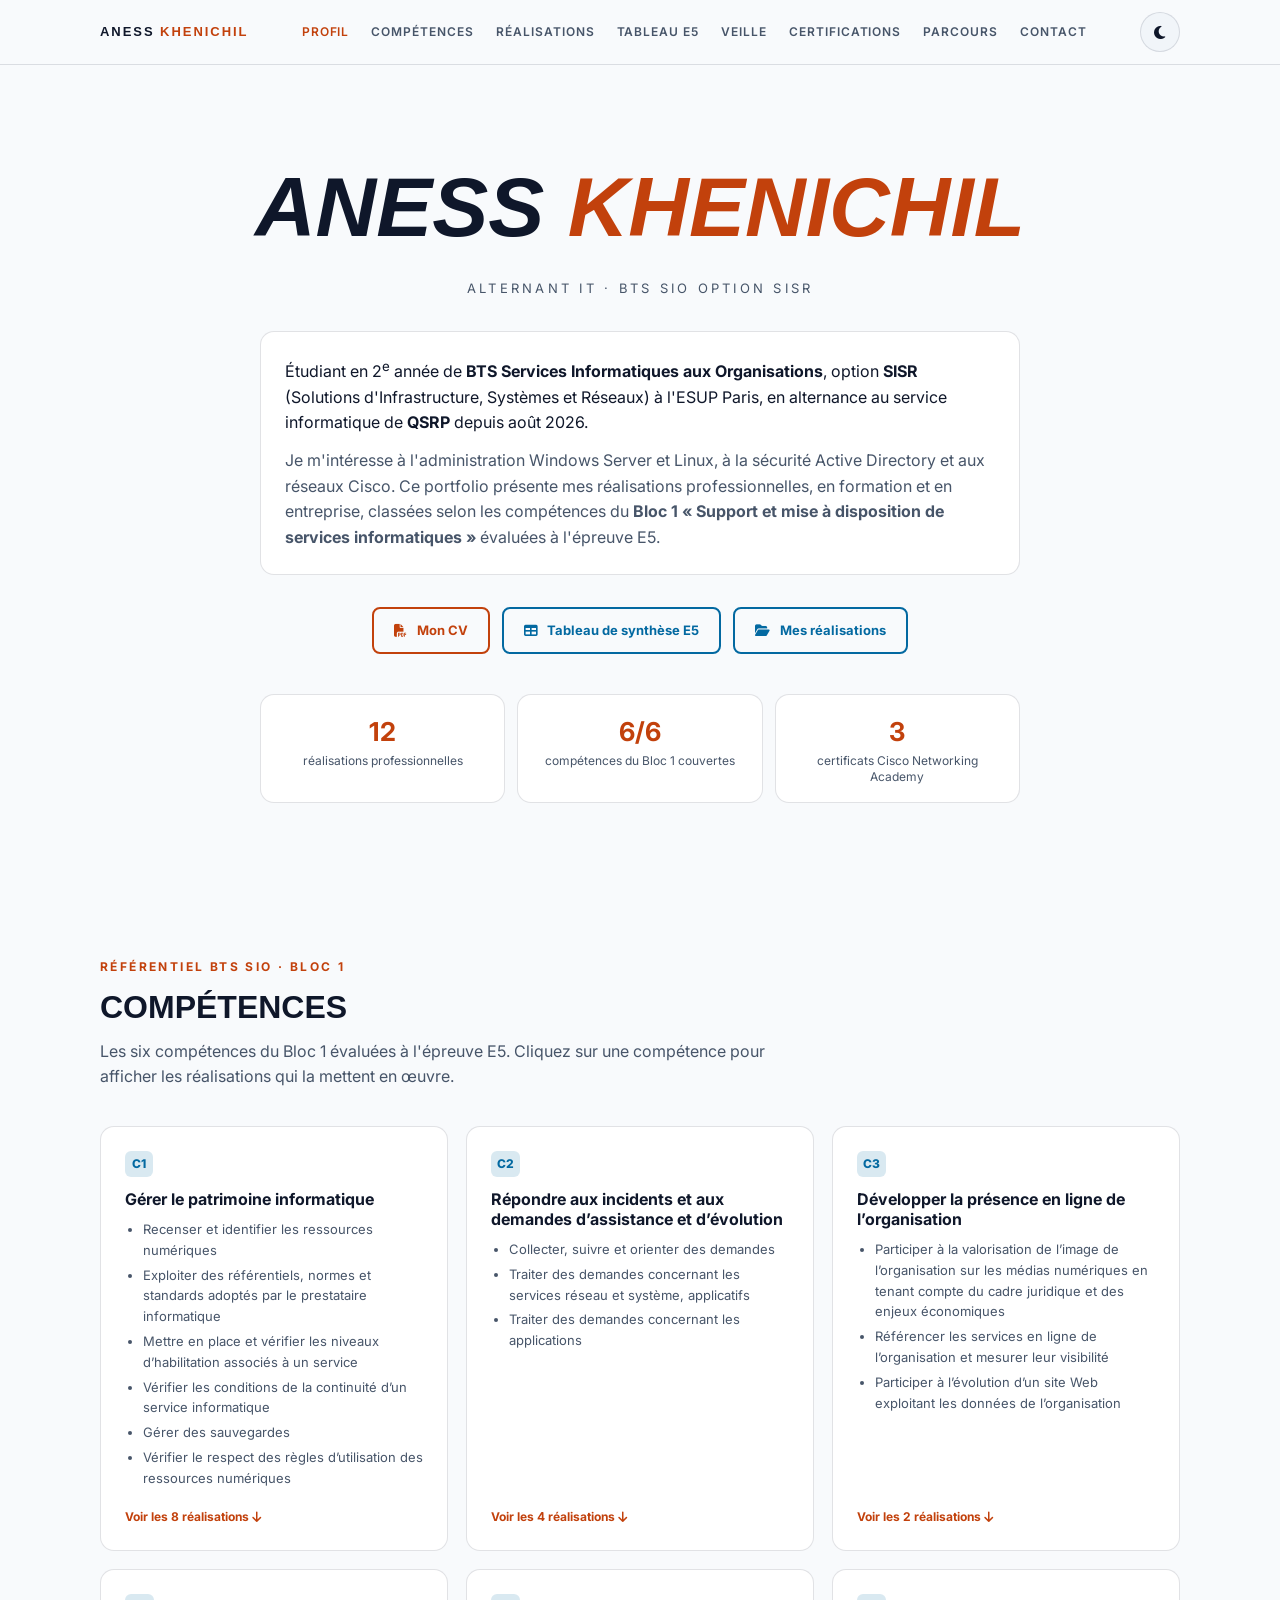
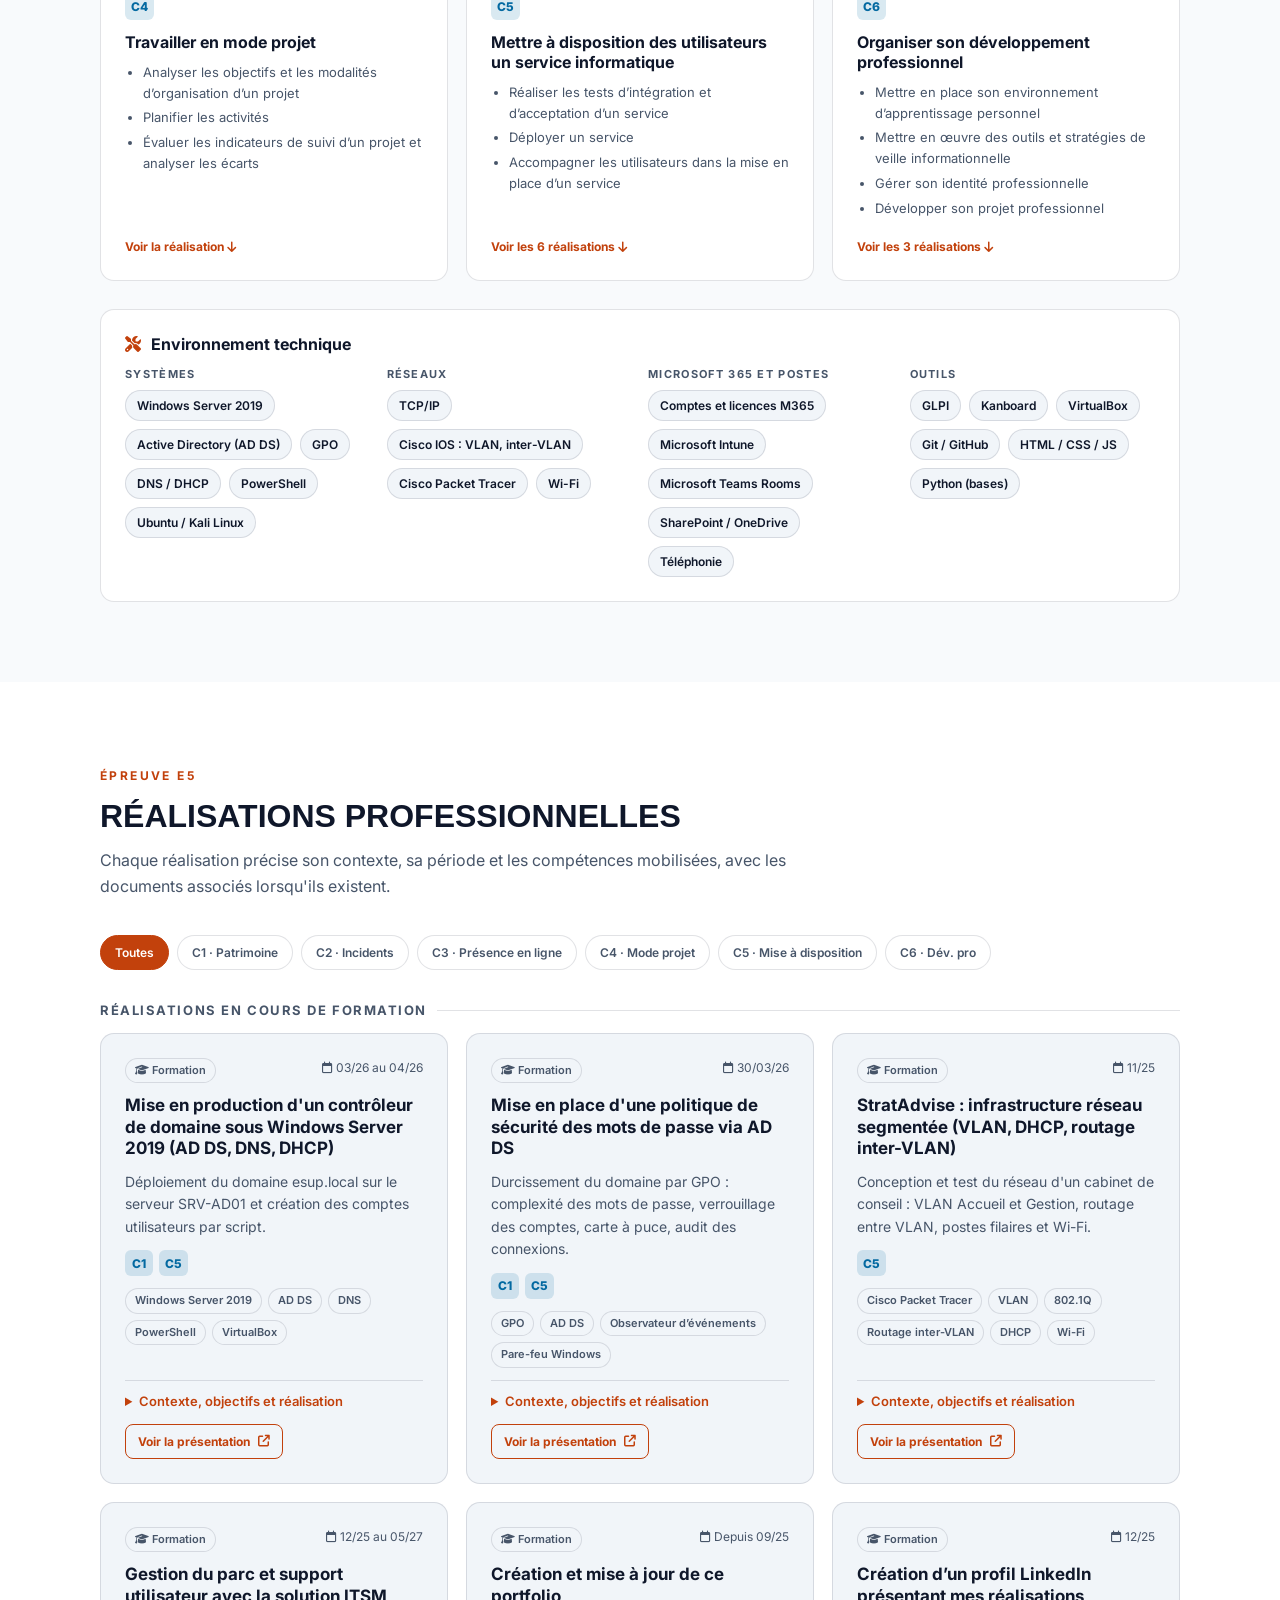
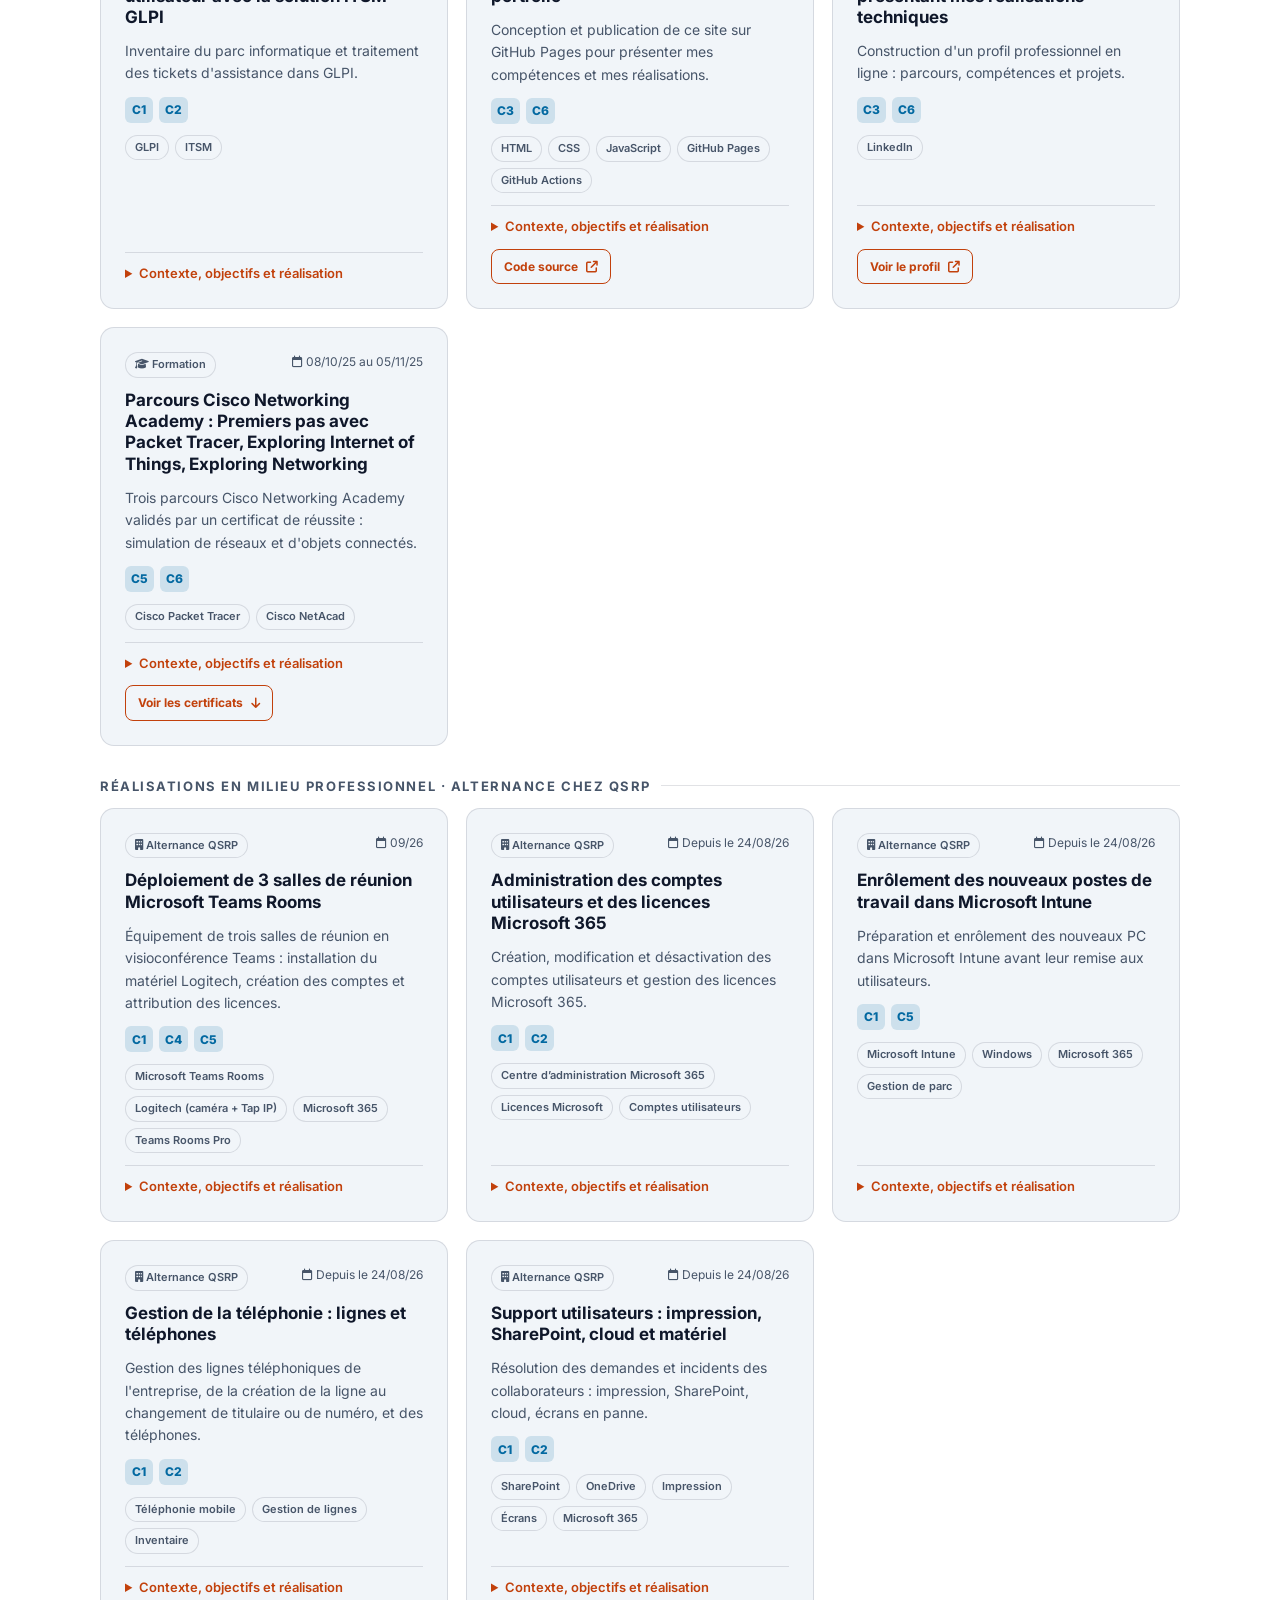
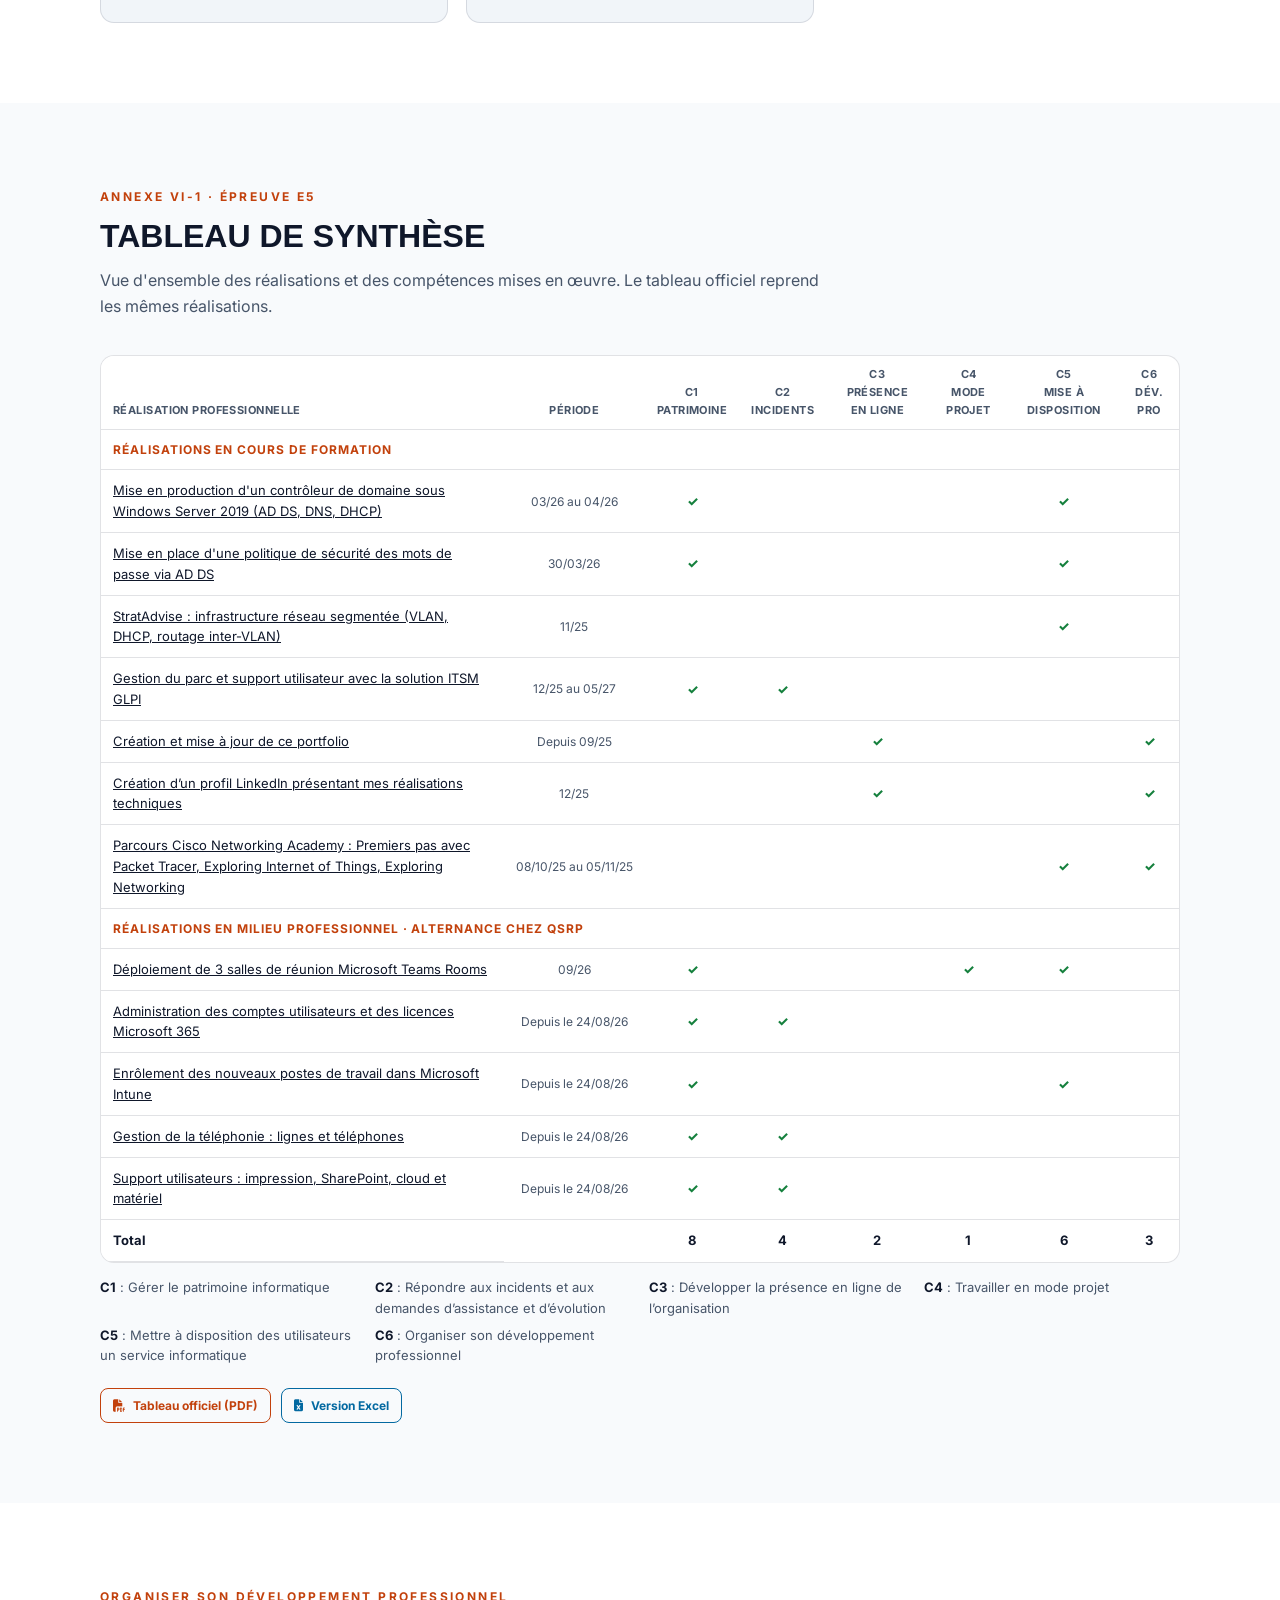
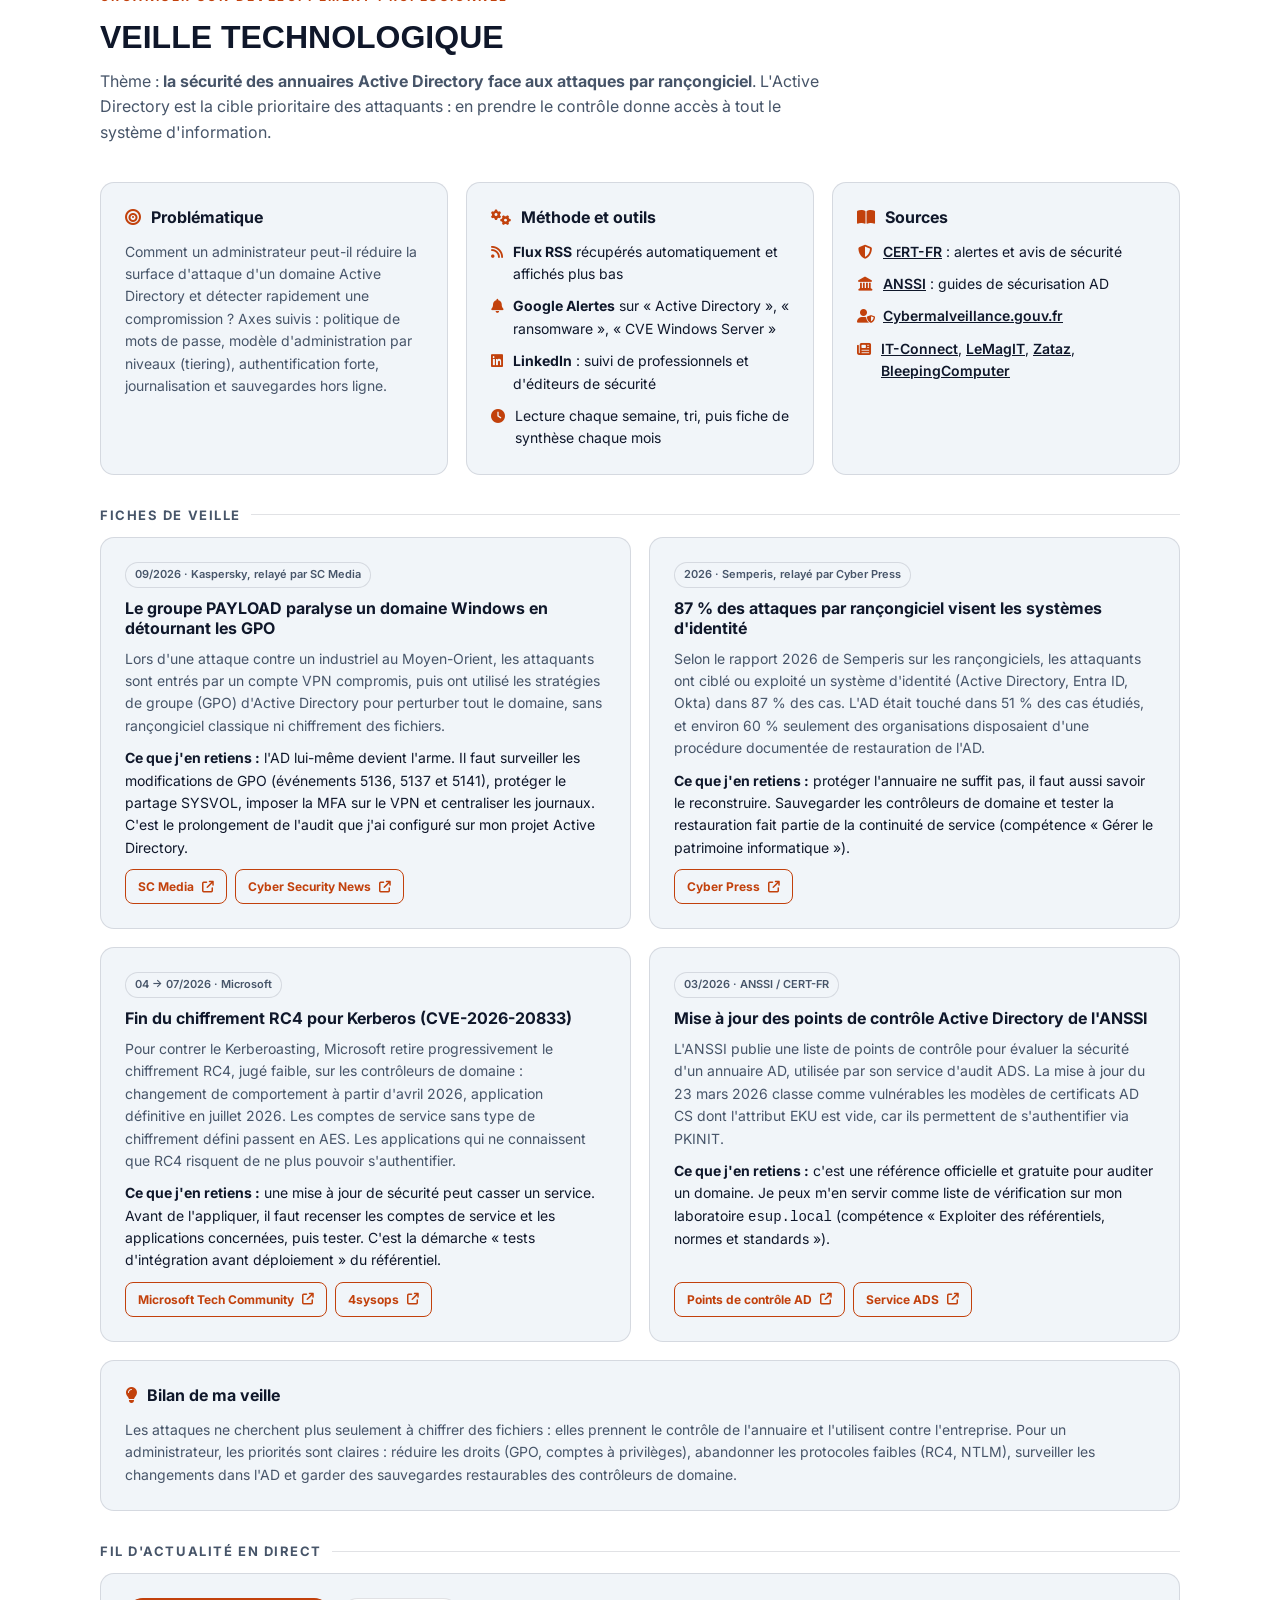
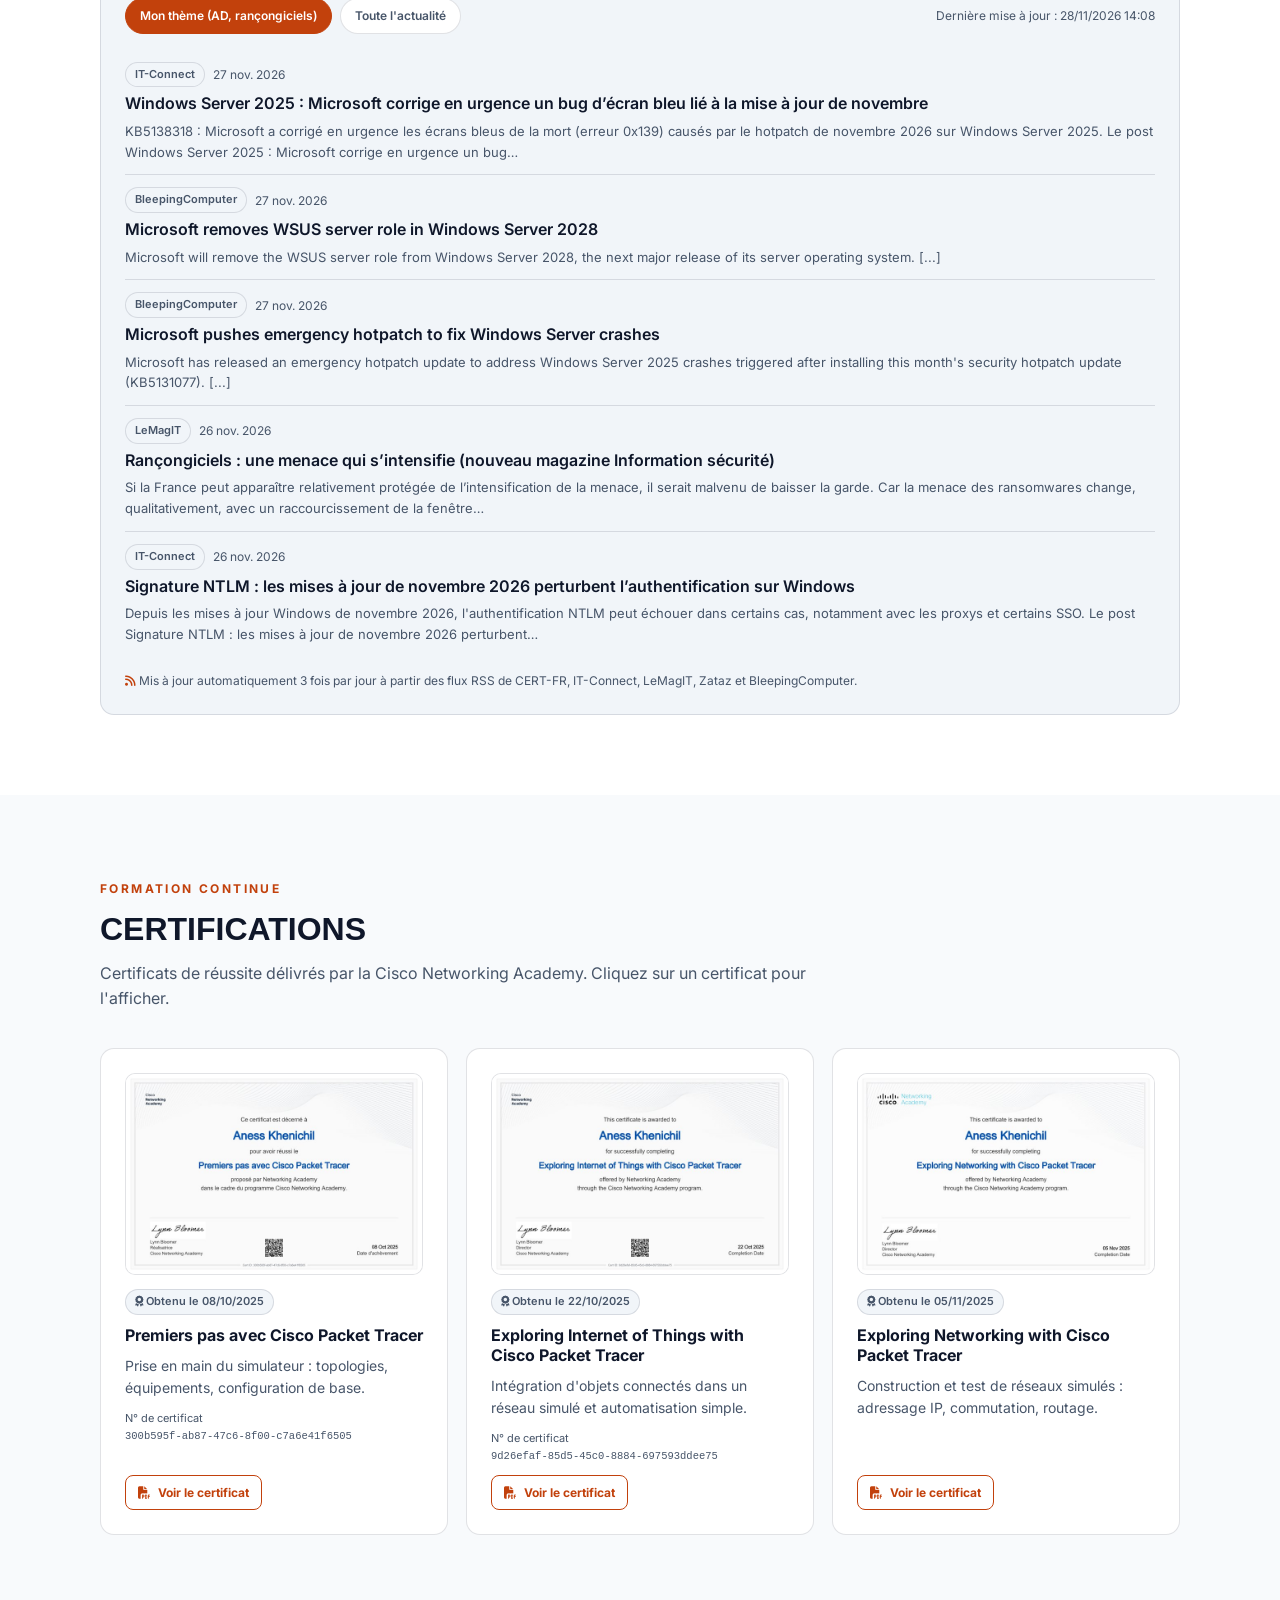
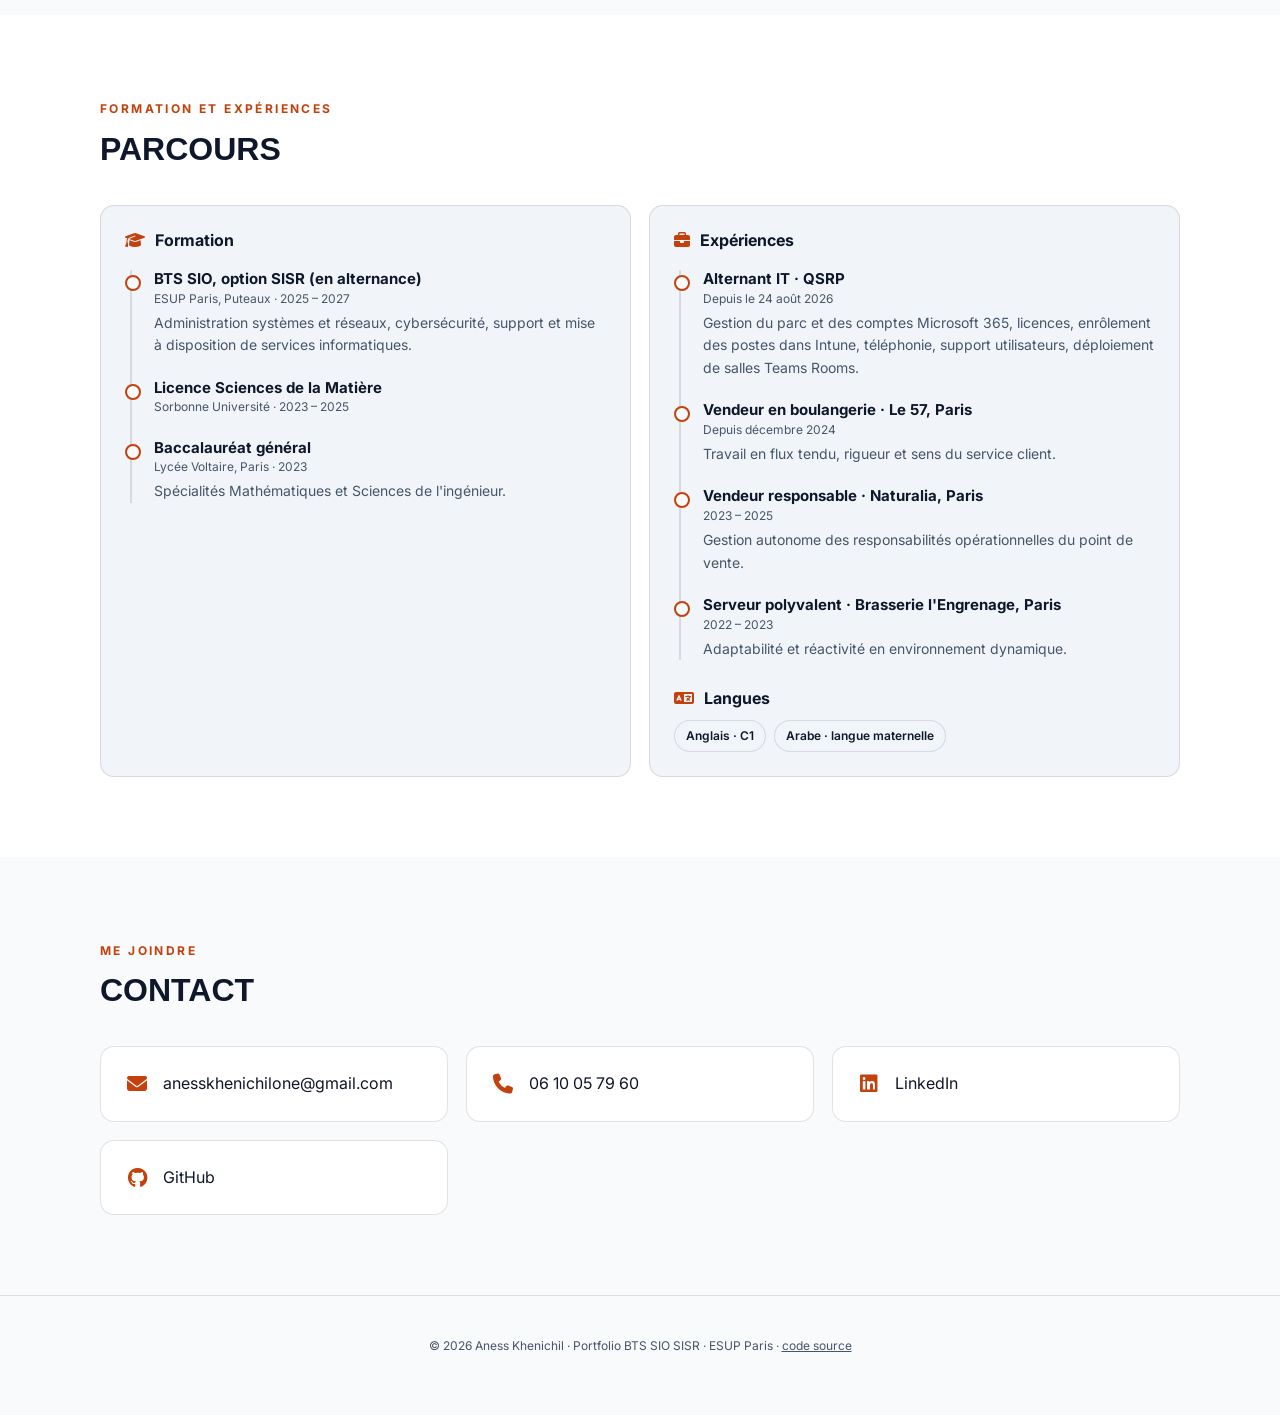
<file: index.html>
<!DOCTYPE html>
<html lang="fr" data-theme="dark">
<head>
    <meta charset="UTF-8">
    <meta name="viewport" content="width=device-width, initial-scale=1.0">
    <title>Aness Khenichil · Portfolio BTS SIO SISR</title>
    <meta name="description" content="Portfolio BTS SIO option SISR d'Aness Khenichil, alternant IT chez QSRP : compétences du Bloc 1, réalisations professionnelles, tableau de synthèse E5 et veille technologique.">
    <meta name="author" content="Aness Khenichil">
    <link rel="canonical" href="https://mewx2head.github.io/">
    <meta name="color-scheme" content="dark light">
    <meta name="theme-color" content="#0a0a0a">

    <meta property="og:type" content="website">
    <meta property="og:locale" content="fr_FR">
    <meta property="og:url" content="https://mewx2head.github.io/">
    <meta property="og:title" content="Aness Khenichil · Portfolio BTS SIO SISR">
    <meta property="og:description" content="Alternant IT chez QSRP. Réalisations professionnelles, compétences du Bloc 1 et veille technologique.">
    <meta property="og:image" content="https://mewx2head.github.io/images/og-image.png">
    <meta property="og:image:width" content="1200">
    <meta property="og:image:height" content="630">
    <meta name="twitter:card" content="summary_large_image">

    <link rel="icon" href="favicon.svg" type="image/svg+xml">
    <link rel="apple-touch-icon" href="images/apple-touch-icon.png">

    <script>
        // Thème appliqué avant l'affichage pour éviter un flash
        (function () {
            var t = null;
            try { t = localStorage.getItem('theme'); } catch (e) {}
            if (t !== 'light' && t !== 'dark') t = matchMedia('(prefers-color-scheme: light)').matches ? 'light' : 'dark';
            document.documentElement.dataset.theme = t;
        })();
    </script>

    <link rel="preconnect" href="https://fonts.googleapis.com">
    <link rel="preconnect" href="https://fonts.gstatic.com" crossorigin>
    <link href="https://fonts.googleapis.com/css2?family=Syncopate:wght@400;700&family=Inter:wght@400;500;600;700;800&display=swap" rel="stylesheet">
    <link rel="stylesheet" href="https://cdnjs.cloudflare.com/ajax/libs/font-awesome/6.4.0/css/all.min.css">

    <script type="application/ld+json">
    {
        "@context": "https://schema.org",
        "@type": "Person",
        "name": "Aness Khenichil",
        "jobTitle": "Alternant IT",
        "worksFor": { "@type": "Organization", "name": "QSRP" },
        "alumniOf": { "@type": "EducationalOrganization", "name": "ESUP Paris" },
        "url": "https://mewx2head.github.io/",
        "sameAs": ["https://www.linkedin.com/in/aness-khenichil-630a10224", "https://github.com/mewx2head"]
    }
    </script>

    <style>
        :root {
            --accent: #ff6b00;
            --accent-2: #00d4ff;
            --on-accent: #fff;
            --bg: #0a0a0a;
            --solid: #111111;
            --surface: rgba(255, 255, 255, 0.03);
            --surface-2: rgba(255, 255, 255, 0.06);
            --border: rgba(255, 255, 255, 0.1);
            --text: #e2e8f0;
            --muted: #94a3b8;
            --nav-bg: rgba(10, 10, 10, 0.88);
            --ok: #22c55e;
        }
        [data-theme="light"] {
            --accent: #c2410c;
            --accent-2: #0369a1;
            --bg: #f8fafc;
            --solid: #ffffff;
            --surface: #ffffff;
            --surface-2: #f1f5f9;
            --border: rgba(15, 23, 42, 0.12);
            --text: #0f172a;
            --muted: #475569;
            --nav-bg: rgba(248, 250, 252, 0.92);
            --ok: #15803d;
        }

        * { box-sizing: border-box; }
        html { scroll-behavior: smooth; scroll-padding-top: 80px; }
        body {
            margin: 0;
            font-family: 'Inter', system-ui, -apple-system, 'Segoe UI', sans-serif;
            background: var(--bg);
            color: var(--text);
            line-height: 1.6;
            transition: background .3s, color .3s;
            -webkit-font-smoothing: antialiased;
        }
        a { color: inherit; }
        h1, h2, h3, h4 { margin: 0; line-height: 1.25; }
        .wrap { max-width: 1120px; margin: 0 auto; padding: 0 20px; }
        .muted { color: var(--muted); }
        .accent { color: var(--accent); }
        .sr-only { position: absolute; width: 1px; height: 1px; padding: 0; margin: -1px; overflow: hidden; clip: rect(0, 0, 0, 0); white-space: nowrap; border: 0; }
        :focus-visible { outline: 2px solid var(--accent-2); outline-offset: 3px; border-radius: 4px; }
        .skip-link { position: absolute; left: 12px; top: -60px; z-index: 300; background: var(--accent); color: var(--on-accent); padding: 10px 16px; border-radius: 8px; font-weight: 700; text-decoration: none; }
        .skip-link:focus { top: 12px; }

        /* Navigation */
        .nav { position: sticky; top: 0; z-index: 50; background: var(--nav-bg); backdrop-filter: blur(10px); -webkit-backdrop-filter: blur(10px); border-bottom: 1px solid var(--border); }
        .nav .wrap { display: flex; align-items: center; justify-content: space-between; height: 64px; gap: 16px; }
        .brand { font-family: 'Syncopate', sans-serif; font-weight: 700; font-size: 13px; letter-spacing: .15em; text-decoration: none; white-space: nowrap; text-transform: uppercase; }
        .nav-links { display: flex; gap: 22px; font-size: 12px; font-weight: 600; text-transform: uppercase; letter-spacing: .08em; }
        .nav-links a { text-decoration: none; color: var(--muted); transition: color .2s; }
        .nav-links a:hover, .nav-links a.active { color: var(--accent); }
        .nav-tools { display: flex; gap: 8px; }
        .icon-btn {
            background: var(--surface-2); color: var(--text); border: 1px solid var(--border);
            width: 40px; height: 40px; border-radius: 50%; cursor: pointer; font-size: 15px;
            display: inline-flex; align-items: center; justify-content: center; flex-shrink: 0;
        }
        .icon-btn:hover { border-color: var(--accent); color: var(--accent); }
        .menu-btn { display: none; }
        @media (max-width: 960px) {
            .menu-btn { display: inline-flex; }
            .nav-links { display: none; position: absolute; top: 64px; left: 0; right: 0; flex-direction: column; gap: 0; background: var(--bg); border-bottom: 1px solid var(--border); }
            .nav-links.open { display: flex; }
            .nav-links a { padding: 14px 20px; border-top: 1px solid var(--border); }
        }

        /* Sections */
        section { padding: 80px 0; }
        section.alt { background: var(--surface); }
        .section-head { margin-bottom: 36px; }
        .kicker { font-size: 12px; font-weight: 700; letter-spacing: .2em; text-transform: uppercase; color: var(--accent); }
        .section-head h2 { font-family: 'Syncopate', sans-serif; font-size: clamp(22px, 4vw, 32px); text-transform: uppercase; margin-top: 8px; }
        .section-head p { max-width: 720px; margin: 12px 0 0; color: var(--muted); }
        .card-title { font-size: 16px; margin-bottom: 14px; display: flex; align-items: center; gap: 10px; }
        .card-title i { color: var(--accent); }

        .card { background: var(--surface); border: 1px solid var(--border); border-radius: 14px; padding: 24px; transition: border-color .25s; }
        .card:hover { border-color: color-mix(in srgb, var(--accent) 55%, transparent); }
        section.alt .card { background: var(--bg); }
        [data-theme="light"] section.alt .card { background: var(--surface-2); }
        .grid { display: grid; gap: 18px; }
        .g2 { grid-template-columns: repeat(auto-fit, minmax(min(300px, 100%), 1fr)); }
        .g3 { grid-template-columns: repeat(auto-fit, minmax(min(280px, 100%), 1fr)); }
        .g-wide { grid-template-columns: repeat(auto-fit, minmax(min(420px, 100%), 1fr)); }

        .btn {
            display: inline-flex; align-items: center; gap: 10px; text-decoration: none;
            border: 2px solid var(--accent); color: var(--accent); background: transparent;
            padding: 11px 20px; border-radius: 8px; font: inherit; font-size: 13px; font-weight: 700;
            cursor: pointer; transition: background .2s, color .2s;
        }
        .btn:hover { background: var(--accent); color: var(--on-accent); }
        .btn.alt { border-color: var(--accent-2); color: var(--accent-2); }
        .btn.alt:hover { background: var(--accent-2); color: #000; }
        [data-theme="light"] .btn.alt:hover { color: #fff; }
        .btn.sm { padding: 7px 12px; font-size: 12px; border-width: 1px; gap: 8px; }

        .tag { display: inline-block; font-size: 11px; font-weight: 600; padding: 3px 9px; border-radius: 999px; background: var(--surface-2); border: 1px solid var(--border); color: var(--muted); }
        .comp-badge {
            display: inline-flex; align-items: center; justify-content: center;
            min-width: 28px; height: 26px; padding: 0 6px; border-radius: 6px; font-size: 12px; font-weight: 800;
            background: color-mix(in srgb, var(--accent-2) 15%, transparent); color: var(--accent-2);
        }

        /* Accueil */
        .hero { padding: 90px 20px 70px; text-align: center; }
        .hero h1 { font-family: 'Syncopate', sans-serif; font-size: clamp(32px, 8vw, 84px); font-weight: 700; font-style: italic; text-transform: uppercase; }
        .hero .role { letter-spacing: .25em; text-transform: uppercase; font-size: 13px; color: var(--muted); margin: 18px 0 32px; }
        .hero .intro { max-width: 760px; margin: 0 auto 32px; text-align: left; }
        .hero .intro p { margin: 0 0 12px; }
        .hero .intro p:last-child { margin: 0; }
        .hero .actions { display: flex; flex-wrap: wrap; justify-content: center; gap: 12px; }
        .facts { display: grid; grid-template-columns: repeat(3, 1fr); gap: 12px; max-width: 760px; margin: 40px auto 0; }
        .fact { padding: 16px; text-align: center; }
        .fact strong { display: block; font-size: 26px; color: var(--accent); }
        .fact span { font-size: 12px; color: var(--muted); display: block; line-height: 1.4; }
        @media (max-width: 600px) {
            .hero { padding: 56px 16px 48px; }
            .hero .role { letter-spacing: .15em; font-size: 12px; }
            .facts { gap: 8px; }
            .fact { padding: 12px 6px; }
            .fact strong { font-size: 22px; }
            .fact span { font-size: 11px; }
            section { padding: 60px 0; }
            .wrap { padding: 0 16px; }
        }

        /* Compétences */
        .comp-card { display: flex; flex-direction: column; align-items: flex-start; cursor: pointer; }
        .comp-card h3 { font-size: 16px; margin: 12px 0 10px; }
        .comp-card ul { margin: 0; padding-left: 18px; font-size: 13px; color: var(--muted); }
        .comp-card li { margin-bottom: 4px; }
        .comp-card .count { margin-top: auto; padding: 14px 0 0; background: none; border: 0; font: inherit; font-size: 12px; font-weight: 700; color: var(--accent); cursor: pointer; }
        .comp-card.active { border-color: var(--accent); box-shadow: 0 0 0 1px var(--accent); }
        .stack-groups { display: grid; gap: 16px; grid-template-columns: repeat(auto-fit, minmax(min(240px, 100%), 1fr)); }
        .stack-groups h4 { font-size: 11px; text-transform: uppercase; letter-spacing: .12em; color: var(--muted); margin-bottom: 8px; }
        .stack { display: flex; flex-wrap: wrap; gap: 8px; }
        .stack .tag { font-size: 12px; padding: 5px 11px; color: var(--text); }

        /* Réalisations */
        .filters { display: flex; flex-wrap: wrap; gap: 8px; margin-bottom: 24px; }
        .chip { border: 1px solid var(--border); background: var(--surface); color: var(--muted); padding: 7px 14px; border-radius: 999px; font: inherit; font-size: 12px; font-weight: 600; cursor: pointer; }
        .chip:hover { color: var(--text); border-color: var(--accent); }
        .chip[aria-pressed="true"] { background: var(--accent); border-color: var(--accent); color: var(--on-accent); }
        .group-title { font-size: 13px; font-weight: 700; text-transform: uppercase; letter-spacing: .12em; color: var(--muted); margin: 32px 0 14px; display: flex; align-items: center; gap: 10px; }
        .group-title::after { content: ""; flex: 1; height: 1px; background: var(--border); }
        .real { display: flex; flex-direction: column; gap: 12px; scroll-margin-top: 90px; }
        .real-top { display: flex; justify-content: space-between; gap: 10px; flex-wrap: wrap; font-size: 12px; }
        .real h3 { font-size: 17px; }
        .real p { margin: 0; font-size: 14px; color: var(--muted); }
        .real .comps, .real .techs { display: flex; gap: 6px; flex-wrap: wrap; }
        .real details { font-size: 14px; border-top: 1px solid var(--border); padding-top: 10px; margin-top: auto; }
        .real summary { cursor: pointer; font-weight: 600; font-size: 13px; color: var(--accent); }
        .real dl { margin: 10px 0 0; }
        .real dt { font-weight: 700; font-size: 12px; text-transform: uppercase; letter-spacing: .06em; margin-top: 10px; }
        .real dd { margin: 2px 0 0; color: var(--muted); }
        .real .links { display: flex; gap: 8px; flex-wrap: wrap; }
        .real.flash { animation: flash 1.6s ease-out; }
        @keyframes flash { 0% { box-shadow: 0 0 0 3px var(--accent); } 100% { box-shadow: 0 0 0 0 transparent; } }
        .hidden { display: none !important; }

        /* Tableau de synthèse */
        .table-wrap { position: relative; overflow-x: auto; border: 1px solid var(--border); border-radius: 14px; background: var(--solid); }
        table { width: 100%; border-collapse: collapse; font-size: 13px; min-width: 780px; }
        th, td { padding: 10px 12px; border-bottom: 1px solid var(--border); text-align: center; }
        th:first-child, td:first-child { text-align: left; position: sticky; left: 0; background: var(--solid); z-index: 1; min-width: 240px; }
        thead th { font-size: 11px; text-transform: uppercase; letter-spacing: .04em; color: var(--muted); vertical-align: bottom; }
        tbody tr:hover td { background: var(--surface-2); }
        tbody tr:hover td:first-child { background: color-mix(in srgb, var(--solid) 92%, var(--text)); }
        td.period { white-space: nowrap; color: var(--muted); font-size: 12px; }
        .check { color: var(--ok); font-weight: 800; }
        tr.group-row td { font-weight: 700; font-size: 12px; text-transform: uppercase; letter-spacing: .08em; text-align: left; color: var(--accent); }
        tfoot td { font-weight: 700; border-bottom: 0; }
        .table-hint { display: none; font-size: 12px; color: var(--muted); margin: 0 0 8px; }
        @media (max-width: 820px) { .table-hint { display: block; } }
        .legend { display: grid; grid-template-columns: repeat(auto-fit, minmax(240px, 1fr)); gap: 6px 18px; margin-top: 14px; font-size: 13px; color: var(--muted); }
        .legend strong { color: var(--text); }

        /* Veille */
        .source-list { list-style: none; padding: 0; margin: 0; display: grid; gap: 10px; }
        .source-list li { display: flex; gap: 10px; align-items: flex-start; font-size: 14px; }
        .source-list i { color: var(--accent); margin-top: 4px; width: 16px; text-align: center; }
        .source-list a { font-weight: 600; }
        .fiche { display: flex; flex-direction: column; gap: 10px; }
        .fiche .tag { align-self: flex-start; }
        .fiche h3 { font-size: 16px; }
        .fiche p { margin: 0; font-size: 14px; }
        .fiche .links { display: flex; gap: 8px; flex-wrap: wrap; margin-top: auto; }
        .feed-head { display: flex; flex-wrap: wrap; gap: 10px; align-items: center; justify-content: space-between; margin-bottom: 16px; }
        .feed { list-style: none; margin: 0; padding: 0; }
        .feed li { padding: 12px 0; border-bottom: 1px solid var(--border); }
        .feed li:last-child { border-bottom: 0; }
        .feed .meta { display: flex; gap: 8px; align-items: center; font-size: 12px; color: var(--muted); margin-bottom: 4px; }
        .feed a { font-weight: 600; text-decoration: none; }
        .feed a:hover { color: var(--accent); }
        .feed p { margin: 4px 0 0; font-size: 13px; color: var(--muted); }

        /* Certifications */
        .cert { display: flex; flex-direction: column; gap: 10px; }
        .cert-thumb { display: block; border-radius: 10px; overflow: hidden; border: 1px solid var(--border); background: #fff; margin-bottom: 4px; }
        .cert-thumb img { display: block; width: 100%; height: auto; transition: transform .3s; }
        .cert-thumb:hover img { transform: scale(1.03); }
        .cert .tag { align-self: flex-start; }
        .cert h3 { font-size: 16px; }
        .cert p { margin: 0; font-size: 14px; }
        .cert .cert-id { font-size: 11px; color: var(--muted); }
        .cert .cert-id code { font-size: 10.5px; word-break: break-all; }
        .cert .btn { align-self: flex-start; margin-top: auto; }

        /* Parcours */
        .timeline { border-left: 2px solid var(--border); padding-left: 22px; display: grid; gap: 22px; margin-left: 5px; }
        .timeline .item { position: relative; }
        .timeline .item::before { content: ""; position: absolute; left: -29px; top: 5px; width: 12px; height: 12px; border-radius: 50%; background: var(--bg); border: 2px solid var(--accent); }
        .timeline h4 { font-size: 15px; }
        .timeline .date { font-size: 12px; color: var(--muted); }
        .timeline p { margin: 4px 0 0; font-size: 14px; color: var(--muted); }

        .contact-grid a { text-decoration: none; display: flex; align-items: center; gap: 14px; min-width: 0; }
        .contact-grid span { overflow-wrap: anywhere; }
        .contact-grid i { font-size: 20px; color: var(--accent); width: 24px; text-align: center; flex-shrink: 0; }

        footer { text-align: center; padding: 40px 20px 60px; font-size: 12px; color: var(--muted); border-top: 1px solid var(--border); }
        footer a { color: var(--muted); }

        /* Fenêtre d'aperçu (CV, PDF, projets) */
        .viewer { position: fixed; inset: 0; z-index: 200; display: none; align-items: center; justify-content: center; padding: 24px; background: rgba(0, 0, 0, .75); backdrop-filter: blur(4px); -webkit-backdrop-filter: blur(4px); }
        .viewer.open { display: flex; }
        .viewer-box { width: min(1200px, 100%); height: min(92vh, 100%); display: flex; flex-direction: column; background: var(--bg); border: 1px solid var(--border); border-radius: 14px; overflow: hidden; box-shadow: 0 30px 80px rgba(0, 0, 0, .5); animation: pop .2s ease-out; }
        @keyframes pop { from { opacity: 0; transform: scale(.97); } to { opacity: 1; transform: none; } }
        .viewer-bar { display: flex; align-items: center; gap: 10px; padding: 10px 12px 10px 18px; border-bottom: 1px solid var(--border); background: var(--surface-2); }
        .viewer-bar h2 { flex: 1; font-size: 14px; white-space: nowrap; overflow: hidden; text-overflow: ellipsis; }
        .viewer iframe { flex: 1; width: 100%; border: 0; background: #fff; }
        body.no-scroll { overflow: hidden; }
        @media (max-width: 700px) { .viewer { padding: 0; } .viewer-box { height: 100%; border-radius: 0; border: 0; } .viewer-bar .label { display: none; } }

        @media (prefers-reduced-motion: reduce) {
            html { scroll-behavior: auto; }
            *, *::before, *::after { animation: none !important; transition: none !important; }
        }

        @media print {
            .nav, .filters, .icon-btn, .hero .actions, .feed-block, .viewer, .skip-link, .table-hint { display: none !important; }
            :root, [data-theme="light"], [data-theme="dark"] { --bg: #fff; --solid: #fff; --surface: #fff; --surface-2: #fff; --text: #000; --muted: #333; --border: #ccc; --accent: #c2410c; --accent-2: #0369a1; }
            body { background: #fff; color: #000; }
            section { padding: 24px 0; }
            .card, .real { break-inside: avoid; }
            .table-wrap { overflow: visible; }
            table { min-width: 0; }
        }
    </style>
</head>
<body>
<a class="skip-link" href="#contenu">Aller au contenu</a>

<nav class="nav" aria-label="Navigation principale">
    <div class="wrap">
        <a href="#accueil" class="brand">Aness <span class="accent">Khenichil</span></a>
        <div class="nav-links" id="nav-links">
            <a href="#profil">Profil</a>
            <a href="#competences">Compétences</a>
            <a href="#realisations">Réalisations</a>
            <a href="#synthese">Tableau E5</a>
            <a href="#veille">Veille</a>
            <a href="#certifications">Certifications</a>
            <a href="#parcours">Parcours</a>
            <a href="#contact">Contact</a>
        </div>
        <div class="nav-tools">
            <button class="icon-btn" id="theme-btn" type="button" aria-label="Passer en thème clair"><i class="fas fa-sun" aria-hidden="true"></i></button>
            <button class="icon-btn menu-btn" id="menu-btn" type="button" aria-label="Ouvrir le menu" aria-expanded="false" aria-controls="nav-links"><i class="fas fa-bars" aria-hidden="true"></i></button>
        </div>
    </div>
</nav>

<main id="contenu">
    <!-- ACCUEIL -->
    <header class="hero" id="accueil">
        <h1>Aness <span class="accent">Khenichil</span></h1>
        <p class="role">Alternant IT · BTS SIO option SISR</p>
        <div class="card intro" id="profil">
            <p>
                Étudiant en 2<sup>e</sup> année de <strong>BTS Services Informatiques aux Organisations</strong>, option
                <strong>SISR</strong> (Solutions d'Infrastructure, Systèmes et Réseaux) à l'ESUP Paris, en alternance au service
                informatique de <strong>QSRP</strong> depuis août 2026.
            </p>
            <p class="muted">
                Je m'intéresse à l'administration Windows Server et Linux, à la sécurité Active Directory et aux réseaux Cisco.
                Ce portfolio présente mes réalisations professionnelles, en formation et en entreprise, classées selon les
                compétences du <strong>Bloc 1 « Support et mise à disposition de services informatiques »</strong> évaluées à l'épreuve E5.
            </p>
        </div>
        <div class="actions">
            <a href="documents/CV-Aness-Khenichil.pdf" target="_blank" rel="noopener" class="btn"><i class="fas fa-file-pdf" aria-hidden="true"></i> Mon CV</a>
            <a href="#synthese" class="btn alt"><i class="fas fa-table" aria-hidden="true"></i> Tableau de synthèse E5</a>
            <a href="#realisations" class="btn alt"><i class="fas fa-folder-open" aria-hidden="true"></i> Mes réalisations</a>
        </div>
        <div class="facts">
            <div class="card fact"><strong id="fact-real">12</strong><span>réalisations professionnelles</span></div>
            <div class="card fact"><strong id="fact-comp">6/6</strong><span>compétences du Bloc 1 couvertes</span></div>
            <div class="card fact"><strong>3</strong><span>certificats Cisco Networking Academy</span></div>
        </div>
    </header>

    <!-- COMPÉTENCES -->
    <section id="competences">
        <div class="wrap">
            <div class="section-head">
                <span class="kicker">Référentiel BTS SIO · Bloc 1</span>
                <h2>Compétences</h2>
                <p>Les six compétences du Bloc 1 évaluées à l'épreuve E5. Cliquez sur une compétence pour afficher les réalisations qui la mettent en œuvre.</p>
            </div>
            <div class="grid g3" id="comp-grid"></div>

            <div class="card" style="margin-top:28px">
                <h3 class="card-title"><i class="fas fa-screwdriver-wrench" aria-hidden="true"></i> Environnement technique</h3>
                <div class="stack-groups">
                    <div>
                        <h4>Systèmes</h4>
                        <div class="stack"><span class="tag">Windows Server 2019</span><span class="tag">Active Directory (AD DS)</span><span class="tag">GPO</span><span class="tag">DNS / DHCP</span><span class="tag">PowerShell</span><span class="tag">Ubuntu / Kali Linux</span></div>
                    </div>
                    <div>
                        <h4>Réseaux</h4>
                        <div class="stack"><span class="tag">TCP/IP</span><span class="tag">Cisco IOS : VLAN, inter-VLAN</span><span class="tag">Cisco Packet Tracer</span><span class="tag">Wi-Fi</span></div>
                    </div>
                    <div>
                        <h4>Microsoft 365 et postes</h4>
                        <div class="stack"><span class="tag">Comptes et licences M365</span><span class="tag">Microsoft Intune</span><span class="tag">Microsoft Teams Rooms</span><span class="tag">SharePoint / OneDrive</span><span class="tag">Téléphonie</span></div>
                    </div>
                    <div>
                        <h4>Outils</h4>
                        <div class="stack"><span class="tag">GLPI</span><span class="tag">Kanboard</span><span class="tag">VirtualBox</span><span class="tag">Git / GitHub</span><span class="tag">HTML / CSS / JS</span><span class="tag">Python (bases)</span></div>
                    </div>
                </div>
            </div>
        </div>
    </section>

    <!-- RÉALISATIONS -->
    <section id="realisations" class="alt">
        <div class="wrap">
            <div class="section-head">
                <span class="kicker">Épreuve E5</span>
                <h2>Réalisations professionnelles</h2>
                <p>Chaque réalisation précise son contexte, sa période et les compétences mobilisées, avec les documents associés lorsqu'ils existent.</p>
            </div>
            <div class="filters" id="filters" role="group" aria-label="Filtrer par compétence"></div>
            <div id="real-list" aria-live="polite"></div>
        </div>
    </section>

    <!-- TABLEAU DE SYNTHÈSE -->
    <section id="synthese">
        <div class="wrap">
            <div class="section-head">
                <span class="kicker">Annexe VI-1 · Épreuve E5</span>
                <h2>Tableau de synthèse</h2>
                <p>Vue d'ensemble des réalisations et des compétences mises en œuvre. Le tableau officiel reprend les mêmes réalisations.</p>
            </div>
            <p class="table-hint"><i class="fas fa-arrows-left-right" aria-hidden="true"></i> Faites défiler le tableau horizontalement.</p>
            <div class="table-wrap">
                <table id="synth-table">
                    <caption class="sr-only">Tableau de synthèse des réalisations professionnelles et des compétences du Bloc 1</caption>
                </table>
            </div>
            <div class="legend" id="legend"></div>
            <div style="display:flex; flex-wrap:wrap; gap:10px; margin-top:22px">
                <a class="btn sm" target="_blank" rel="noopener" href="documents/tableau-synthese-E5.pdf"><i class="fas fa-file-pdf" aria-hidden="true"></i> Tableau officiel (PDF)</a>
                <a class="btn sm alt" href="documents/tableau-synthese-E5.xlsx" download><i class="fas fa-file-excel" aria-hidden="true"></i> Version Excel</a>
            </div>
        </div>
    </section>

    <!-- VEILLE -->
    <section id="veille" class="alt">
        <div class="wrap">
            <div class="section-head">
                <span class="kicker">Organiser son développement professionnel</span>
                <h2>Veille technologique</h2>
                <p>Thème : <strong>la sécurité des annuaires Active Directory face aux attaques par rançongiciel</strong>.
                   L'Active Directory est la cible prioritaire des attaquants : en prendre le contrôle donne accès à tout le système d'information.</p>
            </div>
            <div class="grid g3">
                <div class="card">
                    <h3 class="card-title"><i class="fas fa-bullseye" aria-hidden="true"></i> Problématique</h3>
                    <p class="muted" style="margin:0; font-size:14px">
                        Comment un administrateur peut-il réduire la surface d'attaque d'un domaine Active Directory
                        et détecter rapidement une compromission ? Axes suivis : politique de mots de passe,
                        modèle d'administration par niveaux (tiering), authentification forte, journalisation et
                        sauvegardes hors ligne.
                    </p>
                </div>
                <div class="card">
                    <h3 class="card-title"><i class="fas fa-gears" aria-hidden="true"></i> Méthode et outils</h3>
                    <ul class="source-list">
                        <li><i class="fas fa-rss" aria-hidden="true"></i><span><strong>Flux RSS</strong> récupérés automatiquement et affichés plus bas</span></li>
                        <li><i class="fas fa-bell" aria-hidden="true"></i><span><strong>Google Alertes</strong> sur « Active Directory », « ransomware », « CVE Windows Server »</span></li>
                        <li><i class="fab fa-linkedin" aria-hidden="true"></i><span><strong>LinkedIn</strong> : suivi de professionnels et d'éditeurs de sécurité</span></li>
                        <li><i class="fas fa-clock" aria-hidden="true"></i><span>Lecture chaque semaine, tri, puis fiche de synthèse chaque mois</span></li>
                    </ul>
                </div>
                <div class="card">
                    <h3 class="card-title"><i class="fas fa-book-open" aria-hidden="true"></i> Sources</h3>
                    <ul class="source-list">
                        <li><i class="fas fa-shield-halved" aria-hidden="true"></i><span><a href="https://www.cert.ssi.gouv.fr/" target="_blank" rel="noopener">CERT-FR</a> : alertes et avis de sécurité</span></li>
                        <li><i class="fas fa-landmark" aria-hidden="true"></i><span><a href="https://cyber.gouv.fr/" target="_blank" rel="noopener">ANSSI</a> : guides de sécurisation AD</span></li>
                        <li><i class="fas fa-user-shield" aria-hidden="true"></i><span><a href="https://www.cybermalveillance.gouv.fr/" target="_blank" rel="noopener">Cybermalveillance.gouv.fr</a></span></li>
                        <li><i class="fas fa-newspaper" aria-hidden="true"></i><span><a href="https://www.it-connect.fr/" target="_blank" rel="noopener">IT-Connect</a>, <a href="https://www.lemagit.fr/" target="_blank" rel="noopener">LeMagIT</a>, <a href="https://www.zataz.com/" target="_blank" rel="noopener">Zataz</a>, <a href="https://www.bleepingcomputer.com/" target="_blank" rel="noopener">BleepingComputer</a></span></li>
                    </ul>
                </div>
            </div>

            <h3 class="group-title">Fiches de veille</h3>
            <div class="grid g-wide">
                <article class="card fiche">
                    <span class="tag">09/2026 · Kaspersky, relayé par SC Media</span>
                    <h3>Le groupe PAYLOAD paralyse un domaine Windows en détournant les GPO</h3>
                    <p class="muted">Lors d'une attaque contre un industriel au Moyen-Orient, les attaquants sont entrés par un compte VPN compromis, puis ont utilisé les stratégies de groupe (GPO) d'Active Directory pour perturber tout le domaine, sans rançongiciel classique ni chiffrement des fichiers.</p>
                    <p><strong>Ce que j'en retiens :</strong> l'AD lui-même devient l'arme. Il faut surveiller les modifications de GPO (événements 5136, 5137 et 5141), protéger le partage SYSVOL, imposer la MFA sur le VPN et centraliser les journaux. C'est le prolongement de l'audit que j'ai configuré sur mon projet Active Directory.</p>
                    <div class="links">
                        <a class="btn sm" href="https://www.scworld.com/brief/ransomware-group-payload-weaponizes-microsoft-active-directory-for-disruption" target="_blank" rel="noopener">SC Media <i class="fas fa-arrow-up-right-from-square" aria-hidden="true"></i></a>
                        <a class="btn sm" href="https://cybersecuritynews.com/payload-ransomware-hijacks-active-directory/" target="_blank" rel="noopener">Cyber Security News <i class="fas fa-arrow-up-right-from-square" aria-hidden="true"></i></a>
                    </div>
                </article>
                <article class="card fiche">
                    <span class="tag">2026 · Semperis, relayé par Cyber Press</span>
                    <h3>87 % des attaques par rançongiciel visent les systèmes d'identité</h3>
                    <p class="muted">Selon le rapport 2026 de Semperis sur les rançongiciels, les attaquants ont ciblé ou exploité un système d'identité (Active Directory, Entra ID, Okta) dans 87 % des cas. L'AD était touché dans 51 % des cas étudiés, et environ 60 % seulement des organisations disposaient d'une procédure documentée de restauration de l'AD.</p>
                    <p><strong>Ce que j'en retiens :</strong> protéger l'annuaire ne suffit pas, il faut aussi savoir le reconstruire. Sauvegarder les contrôleurs de domaine et tester la restauration fait partie de la continuité de service (compétence « Gérer le patrimoine informatique »).</p>
                    <div class="links">
                        <a class="btn sm" href="https://cyberpress.org/ransomware-targets-identity-systems/" target="_blank" rel="noopener">Cyber Press <i class="fas fa-arrow-up-right-from-square" aria-hidden="true"></i></a>
                    </div>
                </article>
                <article class="card fiche">
                    <span class="tag">04 → 07/2026 · Microsoft</span>
                    <h3>Fin du chiffrement RC4 pour Kerberos (CVE-2026-20833)</h3>
                    <p class="muted">Pour contrer le Kerberoasting, Microsoft retire progressivement le chiffrement RC4, jugé faible, sur les contrôleurs de domaine : changement de comportement à partir d'avril 2026, application définitive en juillet 2026. Les comptes de service sans type de chiffrement défini passent en AES. Les applications qui ne connaissent que RC4 risquent de ne plus pouvoir s'authentifier.</p>
                    <p><strong>Ce que j'en retiens :</strong> une mise à jour de sécurité peut casser un service. Avant de l'appliquer, il faut recenser les comptes de service et les applications concernées, puis tester. C'est la démarche « tests d'intégration avant déploiement » du référentiel.</p>
                    <div class="links">
                        <a class="btn sm" href="https://techcommunity.microsoft.com/discussions/microsoft-security/kerberos-and-the-end-of-rc4-protocol-hardening-and-preparing-for-cve%E2%80%912026%E2%80%9120833/4502262" target="_blank" rel="noopener">Microsoft Tech Community <i class="fas fa-arrow-up-right-from-square" aria-hidden="true"></i></a>
                        <a class="btn sm" href="https://4sysops.com/archives/windows-kerberos-rc4-deprecation-what-will-break-in-active-directory-and-how-to-fix-it/" target="_blank" rel="noopener">4sysops <i class="fas fa-arrow-up-right-from-square" aria-hidden="true"></i></a>
                    </div>
                </article>
                <article class="card fiche">
                    <span class="tag">03/2026 · ANSSI / CERT-FR</span>
                    <h3>Mise à jour des points de contrôle Active Directory de l'ANSSI</h3>
                    <p class="muted">L'ANSSI publie une liste de points de contrôle pour évaluer la sécurité d'un annuaire AD, utilisée par son service d'audit ADS. La mise à jour du 23 mars 2026 classe comme vulnérables les modèles de certificats AD CS dont l'attribut EKU est vide, car ils permettent de s'authentifier via PKINIT.</p>
                    <p><strong>Ce que j'en retiens :</strong> c'est une référence officielle et gratuite pour auditer un domaine. Je peux m'en servir comme liste de vérification sur mon laboratoire <code>esup.local</code> (compétence « Exploiter des référentiels, normes et standards »).</p>
                    <div class="links">
                        <a class="btn sm" href="https://www.cert.ssi.gouv.fr/uploads/guide-ad.html" target="_blank" rel="noopener">Points de contrôle AD <i class="fas fa-arrow-up-right-from-square" aria-hidden="true"></i></a>
                        <a class="btn sm" href="https://messervices.cyber.gouv.fr/services/ads" target="_blank" rel="noopener">Service ADS <i class="fas fa-arrow-up-right-from-square" aria-hidden="true"></i></a>
                    </div>
                </article>
            </div>

            <div class="card" style="margin-top:18px">
                <h3 class="card-title"><i class="fas fa-lightbulb" aria-hidden="true"></i> Bilan de ma veille</h3>
                <p class="muted" style="margin:0; font-size:14px">
                    Les attaques ne cherchent plus seulement à chiffrer des fichiers : elles prennent le contrôle de l'annuaire et l'utilisent contre l'entreprise.
                    Pour un administrateur, les priorités sont claires : réduire les droits (GPO, comptes à privilèges), abandonner les protocoles faibles (RC4, NTLM),
                    surveiller les changements dans l'AD et garder des sauvegardes restaurables des contrôleurs de domaine.
                </p>
            </div>

            <div class="feed-block">
                <h3 class="group-title">Fil d'actualité en direct</h3>
                <div class="card">
                    <div class="feed-head">
                        <div class="filters" style="margin:0" id="feed-filters" role="group" aria-label="Filtrer l'actualité">
                            <button class="chip" type="button" data-feed="theme" aria-pressed="true">Mon thème (AD, rançongiciels)</button>
                            <button class="chip" type="button" data-feed="all" aria-pressed="false">Toute l'actualité</button>
                        </div>
                        <span class="muted" style="font-size:12px" id="feed-status"></span>
                    </div>
                    <ul class="feed" id="feed-list" aria-live="polite"><li class="muted">Chargement du fil…</li></ul>
                    <p class="muted" style="font-size:12px; margin:14px 0 0"><i class="fas fa-rss accent" aria-hidden="true"></i> Mis à jour automatiquement 3 fois par jour à partir des flux RSS de CERT-FR, IT-Connect, LeMagIT, Zataz et BleepingComputer.</p>
                </div>
            </div>
        </div>
    </section>

    <!-- CERTIFICATIONS -->
    <section id="certifications">
        <div class="wrap">
            <div class="section-head">
                <span class="kicker">Formation continue</span>
                <h2>Certifications</h2>
                <p>Certificats de réussite délivrés par la Cisco Networking Academy. Cliquez sur un certificat pour l'afficher.</p>
            </div>
            <div class="grid g3">
                <article class="card cert">
                    <a class="cert-thumb" href="documents/certifications/cisco-premiers-pas-packet-tracer.pdf" target="_blank" rel="noopener" aria-label="Voir le certificat : Premiers pas avec Cisco Packet Tracer">
                        <img src="images/certifications/cisco-premiers-pas-packet-tracer.jpg" alt="Certificat Cisco Networking Academy : Premiers pas avec Cisco Packet Tracer" width="720" height="488" loading="lazy">
                    </a>
                    <span class="tag"><i class="fas fa-award" aria-hidden="true"></i> Obtenu le 08/10/2025</span>
                    <h3>Premiers pas avec Cisco Packet Tracer</h3>
                    <p class="muted">Prise en main du simulateur : topologies, équipements, configuration de base.</p>
                    <p class="cert-id">N° de certificat<br><code>300b595f-ab87-47c6-8f00-c7a6e41f6505</code></p>
                    <a class="btn sm" href="documents/certifications/cisco-premiers-pas-packet-tracer.pdf" target="_blank" rel="noopener"><i class="fas fa-file-pdf" aria-hidden="true"></i> Voir le certificat</a>
                </article>
                <article class="card cert">
                    <a class="cert-thumb" href="documents/certifications/cisco-exploring-iot-packet-tracer.pdf" target="_blank" rel="noopener" aria-label="Voir le certificat : Exploring Internet of Things with Cisco Packet Tracer">
                        <img src="images/certifications/cisco-exploring-iot-packet-tracer.jpg" alt="Certificat Cisco Networking Academy : Exploring Internet of Things with Cisco Packet Tracer" width="720" height="488" loading="lazy">
                    </a>
                    <span class="tag"><i class="fas fa-award" aria-hidden="true"></i> Obtenu le 22/10/2025</span>
                    <h3>Exploring Internet of Things with Cisco Packet Tracer</h3>
                    <p class="muted">Intégration d'objets connectés dans un réseau simulé et automatisation simple.</p>
                    <p class="cert-id">N° de certificat<br><code>9d26efaf-85d5-45c0-8884-697593ddee75</code></p>
                    <a class="btn sm" href="documents/certifications/cisco-exploring-iot-packet-tracer.pdf" target="_blank" rel="noopener"><i class="fas fa-file-pdf" aria-hidden="true"></i> Voir le certificat</a>
                </article>
                <article class="card cert">
                    <a class="cert-thumb" href="documents/certifications/cisco-exploring-networking-packet-tracer.pdf" target="_blank" rel="noopener" aria-label="Voir le certificat : Exploring Networking with Cisco Packet Tracer">
                        <img src="images/certifications/cisco-exploring-networking-packet-tracer.jpg" alt="Certificat Cisco Networking Academy : Exploring Networking with Cisco Packet Tracer" width="720" height="488" loading="lazy">
                    </a>
                    <span class="tag"><i class="fas fa-award" aria-hidden="true"></i> Obtenu le 05/11/2025</span>
                    <h3>Exploring Networking with Cisco Packet Tracer</h3>
                    <p class="muted">Construction et test de réseaux simulés : adressage IP, commutation, routage.</p>
                    <a class="btn sm" href="documents/certifications/cisco-exploring-networking-packet-tracer.pdf" target="_blank" rel="noopener"><i class="fas fa-file-pdf" aria-hidden="true"></i> Voir le certificat</a>
                </article>
            </div>
        </div>
    </section>

    <!-- PARCOURS -->
    <section id="parcours" class="alt">
        <div class="wrap">
            <div class="section-head">
                <span class="kicker">Formation et expériences</span>
                <h2>Parcours</h2>
            </div>
            <div class="grid g2">
                <div class="card">
                    <h3 class="card-title" style="margin-bottom:20px"><i class="fas fa-graduation-cap" aria-hidden="true"></i> Formation</h3>
                    <div class="timeline">
                        <div class="item">
                            <h4>BTS SIO, option SISR (en alternance)</h4>
                            <div class="date">ESUP Paris, Puteaux · 2025 – 2027</div>
                            <p>Administration systèmes et réseaux, cybersécurité, support et mise à disposition de services informatiques.</p>
                        </div>
                        <div class="item">
                            <h4>Licence Sciences de la Matière</h4>
                            <div class="date">Sorbonne Université · 2023 – 2025</div>
                        </div>
                        <div class="item">
                            <h4>Baccalauréat général</h4>
                            <div class="date">Lycée Voltaire, Paris · 2023</div>
                            <p>Spécialités Mathématiques et Sciences de l'ingénieur.</p>
                        </div>
                    </div>
                </div>
                <div class="card">
                    <h3 class="card-title" style="margin-bottom:20px"><i class="fas fa-briefcase" aria-hidden="true"></i> Expériences</h3>
                    <div class="timeline">
                        <div class="item">
                            <h4>Alternant IT · QSRP</h4>
                            <div class="date">Depuis le 24 août 2026</div>
                            <p>Gestion du parc et des comptes Microsoft 365, licences, enrôlement des postes dans Intune, téléphonie, support utilisateurs, déploiement de salles Teams Rooms.</p>
                        </div>
                        <div class="item">
                            <h4>Vendeur en boulangerie · Le 57, Paris</h4>
                            <div class="date">Depuis décembre 2024</div>
                            <p>Travail en flux tendu, rigueur et sens du service client.</p>
                        </div>
                        <div class="item">
                            <h4>Vendeur responsable · Naturalia, Paris</h4>
                            <div class="date">2023 – 2025</div>
                            <p>Gestion autonome des responsabilités opérationnelles du point de vente.</p>
                        </div>
                        <div class="item">
                            <h4>Serveur polyvalent · Brasserie l'Engrenage, Paris</h4>
                            <div class="date">2022 – 2023</div>
                            <p>Adaptabilité et réactivité en environnement dynamique.</p>
                        </div>
                    </div>
                    <h3 class="card-title" style="margin:28px 0 12px"><i class="fas fa-language" aria-hidden="true"></i> Langues</h3>
                    <div class="stack">
                        <span class="tag">Anglais · C1</span>
                        <span class="tag">Arabe · langue maternelle</span>
                    </div>
                </div>
            </div>
        </div>
    </section>

    <!-- CONTACT -->
    <section id="contact">
        <div class="wrap">
            <div class="section-head">
                <span class="kicker">Me joindre</span>
                <h2>Contact</h2>
            </div>
            <div class="grid g2 contact-grid">
                <a class="card" href="mailto:anesskhenichilone@gmail.com"><i class="fas fa-envelope" aria-hidden="true"></i><span>anesskhenichilone@gmail.com</span></a>
                <a class="card" href="tel:+33610057960"><i class="fas fa-phone" aria-hidden="true"></i><span>06 10 05 79 60</span></a>
                <a class="card" href="https://www.linkedin.com/in/aness-khenichil-630a10224" target="_blank" rel="noopener"><i class="fab fa-linkedin" aria-hidden="true"></i><span>LinkedIn</span></a>
                <a class="card" href="https://github.com/mewx2head" target="_blank" rel="noopener"><i class="fab fa-github" aria-hidden="true"></i><span>GitHub</span></a>
            </div>
        </div>
    </section>
</main>

<footer>
    © <span id="year">2026</span> Aness Khenichil · Portfolio BTS SIO SISR · ESUP Paris ·
    <a href="https://github.com/mewx2head/mewx2head.github.io" target="_blank" rel="noopener">code source</a>
</footer>

<div class="viewer" id="viewer" role="dialog" aria-modal="true" aria-labelledby="viewer-title" hidden>
    <div class="viewer-box">
        <div class="viewer-bar">
            <h2 id="viewer-title"></h2>
            <a class="btn sm" id="viewer-newtab" target="_blank" rel="noopener"><i class="fas fa-up-right-from-square" aria-hidden="true"></i> <span class="label">Nouvel onglet</span></a>
            <button class="icon-btn" id="viewer-close" type="button" aria-label="Fermer"><i class="fas fa-xmark" aria-hidden="true"></i></button>
        </div>
        <iframe id="viewer-frame" title="Aperçu du document"></iframe>
    </div>
</div>

<script>
    // Les 6 compétences du Bloc 1 (référentiel BTS SIO)
    const COMPETENCES = [
        { id: 'C1', short: 'Patrimoine', title: 'Gérer le patrimoine informatique', items: [
            'Recenser et identifier les ressources numériques',
            'Exploiter des référentiels, normes et standards adoptés par le prestataire informatique',
            'Mettre en place et vérifier les niveaux d’habilitation associés à un service',
            'Vérifier les conditions de la continuité d’un service informatique',
            'Gérer des sauvegardes',
            'Vérifier le respect des règles d’utilisation des ressources numériques'
        ]},
        { id: 'C2', short: 'Incidents', title: 'Répondre aux incidents et aux demandes d’assistance et d’évolution', items: [
            'Collecter, suivre et orienter des demandes',
            'Traiter des demandes concernant les services réseau et système, applicatifs',
            'Traiter des demandes concernant les applications'
        ]},
        { id: 'C3', short: 'Présence en ligne', title: 'Développer la présence en ligne de l’organisation', items: [
            'Participer à la valorisation de l’image de l’organisation sur les médias numériques en tenant compte du cadre juridique et des enjeux économiques',
            'Référencer les services en ligne de l’organisation et mesurer leur visibilité',
            'Participer à l’évolution d’un site Web exploitant les données de l’organisation'
        ]},
        { id: 'C4', short: 'Mode projet', title: 'Travailler en mode projet', items: [
            'Analyser les objectifs et les modalités d’organisation d’un projet',
            'Planifier les activités',
            'Évaluer les indicateurs de suivi d’un projet et analyser les écarts'
        ]},
        { id: 'C5', short: 'Mise à disposition', title: 'Mettre à disposition des utilisateurs un service informatique', items: [
            'Réaliser les tests d’intégration et d’acceptation d’un service',
            'Déployer un service',
            'Accompagner les utilisateurs dans la mise en place d’un service'
        ]},
        { id: 'C6', short: 'Dév. pro', title: 'Organiser son développement professionnel', items: [
            'Mettre en place son environnement d’apprentissage personnel',
            'Mettre en œuvre des outils et stratégies de veille informationnelle',
            'Gérer son identité professionnelle',
            'Développer son projet professionnel'
        ]}
    ];

    // Réalisations professionnelles : mêmes intitulés, périodes et compétences que le tableau officiel
    // (documents/tableau-synthese-E5.xlsx, généré par scripts/tableau.py)
    const REALISATIONS = [
        // ---- En formation ----
        {
            group: 'formation', title: "Mise en production d'un contrôleur de domaine sous Windows Server 2019 (AD DS, DNS, DHCP)",
            period: '03/26 au 04/26', comps: ['C1', 'C5'],
            techs: ['Windows Server 2019', 'AD DS', 'DNS', 'PowerShell', 'VirtualBox'],
            summary: "Déploiement du domaine esup.local sur le serveur SRV-AD01 et création des comptes utilisateurs par script.",
            context: "Projet du Bloc 1 en formation : mettre en place l'annuaire centralisé d'une ESN fictive.",
            goals: "Installer les rôles AD DS et DNS, structurer l'annuaire en unités d'organisation et créer les comptes.",
            done: "Adresse IP statique (192.168.1.10), promotion du serveur en contrôleur du domaine esup.local, création de l'OU ESUP_Entreprise et de ses sous-OU (admin, alternant, salariés), groupes de sécurité Direction et Technique, import des utilisateurs depuis un fichier CSV avec PowerShell.",
            links: [{ label: 'Voir la présentation', href: 'projets/active-directory.html' }]
        },
        {
            group: 'formation', title: "Mise en place d'une politique de sécurité des mots de passe via AD DS",
            period: '30/03/26', comps: ['C1', 'C5'],
            techs: ['GPO', 'AD DS', 'Observateur d’événements', 'Pare-feu Windows'],
            summary: "Durcissement du domaine par GPO : complexité des mots de passe, verrouillage des comptes, carte à puce, audit des connexions.",
            context: "Suite du projet Active Directory : sécuriser les comptes du domaine esup.local.",
            goals: "Protéger les comptes contre les attaques par force brute et tracer les tentatives de connexion.",
            done: "Mots de passe complexes de 7 caractères minimum avec un historique de 24, verrouillage après 3 échecs pendant 30 minutes, carte à puce exigée pour le compte de Lefebvre, audit des connexions (réussites et échecs), pare-feu bloquant les connexions entrantes non autorisées avec journalisation.",
            links: [{ label: 'Voir la présentation', href: 'projets/active-directory.html#/5' }]
        },
        {
            group: 'formation', title: 'StratAdvise : infrastructure réseau segmentée (VLAN, DHCP, routage inter-VLAN)',
            period: '11/25', comps: ['C5'],
            techs: ['Cisco Packet Tracer', 'VLAN', '802.1Q', 'Routage inter-VLAN', 'DHCP', 'Wi-Fi'],
            summary: "Conception et test du réseau d'un cabinet de conseil : VLAN Accueil et Gestion, routage entre VLAN, postes filaires et Wi-Fi.",
            context: "Projet de formation pour le cabinet fictif StratAdvise : séparer les flux des visiteurs et du personnel.",
            goals: "Segmenter le réseau, adresser les postes et valider la communication entre les VLAN.",
            done: "VLAN 10 (Accueil, 192.168.10.0/24) et VLAN 20 (Gestion, 192.168.20.0/24) sur le commutateur, sous-interfaces 802.1Q sur le routeur, adressage DHCP du VLAN 10, plan de tests (ping vers la passerelle, dans le même VLAN et entre VLAN) entièrement réussi.",
            links: [{ label: 'Voir la présentation', href: 'projets/stratadvise.html' }]
        },
        {
            group: 'formation', title: 'Gestion du parc et support utilisateur avec la solution ITSM GLPI',
            period: '12/25 au 05/27', comps: ['C1', 'C2'],
            techs: ['GLPI', 'ITSM'],
            summary: "Inventaire du parc informatique et traitement des tickets d'assistance dans GLPI.",
            context: "Mise en œuvre de GLPI en formation pour gérer le parc et les demandes des utilisateurs.",
            goals: "Recenser les ressources matérielles et logicielles, suivre les demandes de leur création à leur clôture.",
            done: "Inventaire des postes, création et suivi de tickets (incidents et demandes), catégorisation et priorisation.",
            links: []
        },
        {
            group: 'formation', title: 'Création et mise à jour de ce portfolio',
            period: 'Depuis 09/25', comps: ['C3', 'C6'],
            techs: ['HTML', 'CSS', 'JavaScript', 'GitHub Pages', 'GitHub Actions'],
            summary: "Conception et publication de ce site sur GitHub Pages pour présenter mes compétences et mes réalisations.",
            context: "Portfolio exigé pour l'épreuve E5 du BTS SIO.",
            goals: "Valoriser mon identité professionnelle en ligne et rendre mes réalisations accessibles au jury et aux recruteurs.",
            done: "Développement du site, hébergement sur GitHub Pages, gestion des versions avec Git, fil de veille RSS mis à jour automatiquement par GitHub Actions.",
            links: [{ label: 'Code source', href: 'https://github.com/mewx2head/mewx2head.github.io' }]
        },
        {
            group: 'formation', title: 'Création d’un profil LinkedIn présentant mes réalisations techniques',
            period: '12/25', comps: ['C3', 'C6'],
            techs: ['LinkedIn'],
            summary: "Construction d'un profil professionnel en ligne : parcours, compétences et projets.",
            context: "Travail sur l'identité professionnelle numérique en formation.",
            goals: "Être visible des recruteurs et suivre l'actualité du secteur.",
            done: "Rédaction du profil, mise en avant des projets, constitution d'un réseau et abonnement à des comptes de veille.",
            links: [{ label: 'Voir le profil', href: 'https://www.linkedin.com/in/aness-khenichil-630a10224' }]
        },
        {
            group: 'formation', title: 'Parcours Cisco Networking Academy : Premiers pas avec Packet Tracer, Exploring Internet of Things, Exploring Networking',
            period: '08/10/25 au 05/11/25', comps: ['C5', 'C6'],
            techs: ['Cisco Packet Tracer', 'Cisco NetAcad'],
            summary: "Trois parcours Cisco Networking Academy validés par un certificat de réussite : simulation de réseaux et d'objets connectés.",
            context: "Autoformation sur la plateforme Cisco Networking Academy.",
            goals: "Savoir construire, configurer et tester un réseau simulé.",
            done: "Réalisation des activités pratiques des trois parcours et obtention des certificats de réussite le 08/10/2025, le 22/10/2025 et le 05/11/2025.",
            links: [{ label: 'Voir les certificats', href: '#certifications', internal: true }]
        },
        // ---- En milieu professionnel ----
        {
            group: 'alternance', title: 'Déploiement de 3 salles de réunion Microsoft Teams Rooms',
            period: '09/26', comps: ['C1', 'C4', 'C5'],
            techs: ['Microsoft Teams Rooms', 'Logitech (caméra + Tap IP)', 'Microsoft 365', 'Teams Rooms Pro'],
            summary: "Équipement de trois salles de réunion en visioconférence Teams : installation du matériel Logitech, création des comptes et attribution des licences.",
            context: "Chez QSRP : les salles de réunion devaient permettre de lancer une réunion Teams directement depuis la salle, sans ordinateur portable.",
            goals: "Rendre les 3 salles opérationnelles pour la visioconférence et simples à utiliser pour les collaborateurs.",
            done: "Installation et raccordement de la caméra Logitech et de l'écran tactile Logitech Tap IP dans chaque salle, création d'un compte de ressource Microsoft 365 par salle, attribution de la licence Microsoft Teams Rooms Pro, tests d'appel et de partage d'écran avant mise en service.",
            links: []
        },
        {
            group: 'alternance', title: 'Administration des comptes utilisateurs et des licences Microsoft 365',
            period: 'Depuis le 24/08/26', comps: ['C1', 'C2'],
            techs: ['Centre d’administration Microsoft 365', 'Licences Microsoft', 'Comptes utilisateurs'],
            summary: "Création, modification et désactivation des comptes utilisateurs et gestion des licences Microsoft 365.",
            context: "Chez QSRP : gestion du cycle de vie des comptes (arrivées, départs, changements de poste).",
            goals: "Donner à chaque utilisateur les bons accès et les bonnes licences, sans licence inutilisée.",
            done: "Création des comptes pour les nouveaux arrivants, attribution et retrait des licences, gestion des droits, désactivation des comptes au départ des collaborateurs.",
            links: []
        },
        {
            group: 'alternance', title: 'Enrôlement des nouveaux postes de travail dans Microsoft Intune',
            period: 'Depuis le 24/08/26', comps: ['C1', 'C5'],
            techs: ['Microsoft Intune', 'Windows', 'Microsoft 365', 'Gestion de parc'],
            summary: "Préparation et enrôlement des nouveaux PC dans Microsoft Intune avant leur remise aux utilisateurs.",
            context: "Chez QSRP : arrivée de nouveaux collaborateurs et renouvellement du matériel.",
            goals: "Livrer des postes prêts à l'emploi, conformes et inventoriés.",
            done: "Enrôlement des postes dans Intune, installation des applications, connexion du compte de l'utilisateur, vérification du bon fonctionnement, mise à jour de l'inventaire du parc.",
            links: []
        },
        {
            group: 'alternance', title: 'Gestion de la téléphonie : lignes et téléphones',
            period: 'Depuis le 24/08/26', comps: ['C1', 'C2'],
            techs: ['Téléphonie mobile', 'Gestion de lignes', 'Inventaire'],
            summary: "Gestion des lignes téléphoniques de l'entreprise, de la création de la ligne au changement de titulaire ou de numéro, et des téléphones.",
            context: "Chez QSRP : demandes liées aux arrivées, départs et changements de poste des collaborateurs.",
            goals: "Fournir à chaque collaborateur une ligne et un téléphone fonctionnels et tenir à jour le suivi des lignes.",
            done: "Création de lignes, changement de titulaire, changement de numéro, préparation et remise des téléphones, résolution des problèmes sur les appareils.",
            links: []
        },
        {
            group: 'alternance', title: 'Support utilisateurs : impression, SharePoint, cloud et matériel',
            period: 'Depuis le 24/08/26', comps: ['C1', 'C2'],
            techs: ['SharePoint', 'OneDrive', 'Impression', 'Écrans', 'Microsoft 365'],
            summary: "Résolution des demandes et incidents des collaborateurs : impression, SharePoint, cloud, écrans en panne.",
            context: "Chez QSRP : support informatique des collaborateurs au quotidien.",
            goals: "Rétablir rapidement le service pour l'utilisateur.",
            done: "Traitement des problèmes d'impression, des accès et partages SharePoint, des problèmes de stockage cloud, diagnostic et remplacement des écrans défectueux.",
            links: []
        }
    ];

    const GROUPS = {
        formation: 'Réalisations en cours de formation',
        alternance: 'Réalisations en milieu professionnel · Alternance chez QSRP'
    };
    const byId = Object.fromEntries(COMPETENCES.map(c => [c.id, c]));
    const esc = s => String(s).replace(/[&<>"']/g, ch => ({ '&': '&amp;', '<': '&lt;', '>': '&gt;', '"': '&quot;', "'": '&#39;' }[ch]));
    const countFor = id => REALISATIONS.filter(r => r.comps.includes(id)).length;

    document.getElementById('year').textContent = new Date().getFullYear();

    // Chiffres clés
    document.getElementById('fact-real').textContent = REALISATIONS.length;
    document.getElementById('fact-comp').textContent = COMPETENCES.filter(c => countFor(c.id) > 0).length + '/6';

    // Cartes compétences
    document.getElementById('comp-grid').innerHTML = COMPETENCES.map(c => {
        const n = countFor(c.id);
        return `<article class="card comp-card" data-comp="${c.id}">
            <span class="comp-badge">${c.id}</span>
            <h3>${esc(c.title)}</h3>
            <ul>${c.items.map(i => `<li>${esc(i)}</li>`).join('')}</ul>
            <button class="count" type="button">Voir ${n === 1 ? 'la réalisation' : `les ${n} réalisations`} <i class="fas fa-arrow-down" aria-hidden="true"></i></button>
        </article>`;
    }).join('');
    document.querySelectorAll('.comp-card').forEach(card => card.addEventListener('click', () => {
        setFilter(card.dataset.comp);
        document.getElementById('realisations').scrollIntoView();
    }));

    // Filtres
    document.getElementById('filters').innerHTML =
        `<button class="chip" type="button" data-f="all" aria-pressed="true">Toutes</button>` +
        COMPETENCES.map(c => `<button class="chip" type="button" data-f="${c.id}" aria-pressed="false" title="${esc(c.title)}">${c.id} · ${esc(c.short)}</button>`).join('');
    document.querySelectorAll('#filters .chip').forEach(el => el.addEventListener('click', () => setFilter(el.dataset.f)));

    // Cartes réalisations
    function renderReal(r, idx) {
        const links = r.links.map(l => l.internal
            ? `<a class="btn sm" href="${l.href}">${esc(l.label)} <i class="fas fa-arrow-down" aria-hidden="true"></i></a>`
            : `<a class="btn sm" href="${l.href}" target="_blank" rel="noopener">${esc(l.label)} <i class="fas fa-arrow-up-right-from-square" aria-hidden="true"></i></a>`
        ).join('');
        const where = r.group === 'formation'
            ? '<i class="fas fa-graduation-cap" aria-hidden="true"></i> Formation'
            : '<i class="fas fa-building" aria-hidden="true"></i> Alternance QSRP';
        return `<article class="card real" data-comps="${r.comps.join(' ')}" id="real-${idx}">
            <div class="real-top">
                <span class="tag">${where}</span>
                <span class="muted"><i class="far fa-calendar" aria-hidden="true"></i> ${esc(r.period)}</span>
            </div>
            <h3>${esc(r.title)}</h3>
            <p>${esc(r.summary)}</p>
            <div class="comps">${r.comps.map(c => `<span class="comp-badge" title="${esc(byId[c].title)}">${c}<span class="sr-only"> : ${esc(byId[c].title)}</span></span>`).join('')}</div>
            <div class="techs">${r.techs.map(t => `<span class="tag">${esc(t)}</span>`).join('')}</div>
            <details>
                <summary>Contexte, objectifs et réalisation</summary>
                <dl>
                    <dt>Contexte</dt><dd>${esc(r.context)}</dd>
                    <dt>Objectifs</dt><dd>${esc(r.goals)}</dd>
                    <dt>Ce que j'ai réalisé</dt><dd>${esc(r.done)}</dd>
                    <dt>Compétences mobilisées</dt><dd>${r.comps.map(c => `${c} · ${esc(byId[c].title)}`).join('<br>')}</dd>
                </dl>
            </details>
            ${links ? `<div class="links">${links}</div>` : ''}
        </article>`;
    }
    document.getElementById('real-list').innerHTML = Object.entries(GROUPS).map(([g, label]) =>
        `<div class="real-group" data-group="${g}">
            <h3 class="group-title">${label}</h3>
            <div class="grid g2">${REALISATIONS.map((r, i) => r.group === g ? renderReal(r, i) : '').join('')}</div>
        </div>`
    ).join('');

    function setFilter(f) {
        document.querySelectorAll('#filters .chip').forEach(c => c.setAttribute('aria-pressed', String(c.dataset.f === f)));
        document.querySelectorAll('.comp-card').forEach(c => c.classList.toggle('active', c.dataset.comp === f));
        document.querySelectorAll('.real').forEach(el => {
            el.classList.toggle('hidden', f !== 'all' && !el.dataset.comps.split(' ').includes(f));
        });
        document.querySelectorAll('.real-group').forEach(g => {
            g.classList.toggle('hidden', !g.querySelector('.real:not(.hidden)'));
        });
    }

    // Tableau de synthèse
    (function buildTable() {
        const table = document.getElementById('synth-table');
        let html = `<thead><tr><th scope="col">Réalisation professionnelle</th><th scope="col">Période</th>` +
            COMPETENCES.map(c => `<th scope="col" title="${esc(c.title)}">${c.id}<br>${esc(c.short)}</th>`).join('') + `</tr></thead><tbody>`;
        Object.entries(GROUPS).forEach(([g, label]) => {
            html += `<tr class="group-row"><td colspan="${COMPETENCES.length + 2}">${label}</td></tr>`;
            REALISATIONS.forEach((r, i) => {
                if (r.group !== g) return;
                html += `<tr><th scope="row" style="font-weight:400"><a href="#real-${i}">${esc(r.title)}</a></th><td class="period">${esc(r.period)}</td>` +
                    COMPETENCES.map(c => `<td>${r.comps.includes(c.id) ? '<span class="check" aria-hidden="true">✓</span><span class="sr-only">oui</span>' : ''}</td>`).join('') + `</tr>`;
            });
        });
        html += `</tbody><tfoot><tr><th scope="row">Total</th><td></td>` +
            COMPETENCES.map(c => `<td>${countFor(c.id)}</td>`).join('') + `</tr></tfoot>`;
        table.insertAdjacentHTML('beforeend', html);
        document.getElementById('legend').innerHTML = COMPETENCES.map(c => `<span><strong>${c.id}</strong> : ${esc(c.title)}</span>`).join('');

        // Depuis le tableau : retirer le filtre, ouvrir le détail et mettre la carte en évidence
        table.querySelectorAll('a').forEach(a => a.addEventListener('click', () => {
            setFilter('all');
            const card = document.querySelector(a.getAttribute('href'));
            if (!card) return;
            card.querySelector('details').open = true;
            card.classList.remove('flash');
            void card.offsetWidth;
            card.classList.add('flash');
        }));
    })();

    // Thème clair / sombre
    const root = document.documentElement;
    const themeBtn = document.getElementById('theme-btn');
    const themeMeta = document.querySelector('meta[name="theme-color"]');
    function applyTheme(t) {
        root.dataset.theme = t;
        themeBtn.innerHTML = `<i class="fas ${t === 'dark' ? 'fa-sun' : 'fa-moon'}" aria-hidden="true"></i>`;
        themeBtn.setAttribute('aria-label', t === 'dark' ? 'Passer en thème clair' : 'Passer en thème sombre');
        themeMeta.content = t === 'dark' ? '#0a0a0a' : '#f8fafc';
    }
    applyTheme(root.dataset.theme === 'light' ? 'light' : 'dark');
    themeBtn.addEventListener('click', () => {
        const t = root.dataset.theme === 'dark' ? 'light' : 'dark';
        applyTheme(t);
        try { localStorage.setItem('theme', t); } catch (e) {}
    });

    // Menu mobile
    const navLinks = document.getElementById('nav-links');
    const menuBtn = document.getElementById('menu-btn');
    function setMenu(open) {
        navLinks.classList.toggle('open', open);
        menuBtn.setAttribute('aria-expanded', String(open));
        menuBtn.setAttribute('aria-label', open ? 'Fermer le menu' : 'Ouvrir le menu');
        menuBtn.innerHTML = `<i class="fas ${open ? 'fa-xmark' : 'fa-bars'}" aria-hidden="true"></i>`;
    }
    menuBtn.addEventListener('click', () => setMenu(!navLinks.classList.contains('open')));
    navLinks.querySelectorAll('a').forEach(a => a.addEventListener('click', () => setMenu(false)));

    // Lien actif dans le menu selon la section visible
    (function () {
        const links = [...navLinks.querySelectorAll('a')];
        const targets = links.map(a => document.querySelector(a.getAttribute('href'))).filter(Boolean);
        if (!('IntersectionObserver' in window)) return;
        const io = new IntersectionObserver(entries => {
            entries.forEach(e => {
                if (!e.isIntersecting) return;
                links.forEach(a => {
                    const on = a.getAttribute('href') === '#' + e.target.id;
                    a.classList.toggle('active', on);
                    if (on) a.setAttribute('aria-current', 'true'); else a.removeAttribute('aria-current');
                });
            });
        }, { rootMargin: '-45% 0px -50% 0px' });
        targets.forEach(t => io.observe(t));
    })();

    // Fil de veille : lit veille.json, mis à jour par GitHub Actions
    (function () {
        const list = document.getElementById('feed-list');
        const status = document.getElementById('feed-status');
        const buttons = document.querySelectorAll('#feed-filters .chip');
        let items = [], mode = 'theme';
        const safeUrl = u => /^https?:\/\//i.test(u || '') ? u : '#';
        const fmt = d => d ? new Date(d).toLocaleDateString('fr-FR', { day: '2-digit', month: 'short', year: 'numeric' }) : '';
        function setMode(m) {
            mode = m;
            buttons.forEach(b => b.setAttribute('aria-pressed', String(b.dataset.feed === m)));
            render();
        }
        function render() {
            const shown = (mode === 'theme' ? items.filter(i => i.theme) : items).slice(0, 12);
            list.innerHTML = shown.length ? shown.map(i => `<li>
                <div class="meta"><span class="tag">${esc(i.source)}</span><span>${fmt(i.date)}</span></div>
                <a href="${esc(safeUrl(i.link))}" target="_blank" rel="noopener">${esc(i.title)}</a>
                ${i.summary ? `<p>${esc(i.summary)}</p>` : ''}
            </li>`).join('') : `<li class="muted">${items.length ? 'Aucun article récent sur mon thème : voir « Toute l’actualité ».' : 'Le fil sera bientôt disponible.'}</li>`;
        }
        buttons.forEach(b => b.addEventListener('click', () => setMode(b.dataset.feed)));
        fetch('veille.json', { cache: 'no-cache' })
            .then(r => r.json())
            .then(d => {
                items = d.items || [];
                if (d.updated) status.textContent = 'Dernière mise à jour : ' + new Date(d.updated).toLocaleString('fr-FR', { dateStyle: 'short', timeStyle: 'short' });
                // Peu d'articles sur le thème en ce moment : on affiche toute l'actualité
                setMode(items.filter(i => i.theme).length < 3 ? 'all' : 'theme');
            })
            .catch(() => { list.innerHTML = '<li class="muted">Fil indisponible pour le moment.</li>'; });
    })();

    // Impression : déplier tous les détails
    window.addEventListener('beforeprint', () => document.querySelectorAll('details').forEach(d => d.open = true));

    // Ouvre les documents du site (CV, PDF, projets) dans une fenêtre au lieu d'un nouvel onglet
    (function () {
        const viewer = document.getElementById('viewer');
        const frame = document.getElementById('viewer-frame');
        const title = document.getElementById('viewer-title');
        const newTab = document.getElementById('viewer-newtab');
        const closeBtn = document.getElementById('viewer-close');
        let lastFocus = null;
        // Les navigateurs mobiles affichent mal les PDF dans une fenêtre : on les ouvre normalement
        const mobile = matchMedia('(max-width: 700px), (pointer: coarse)').matches;

        function open(url, label) {
            lastFocus = document.activeElement;
            title.textContent = label;
            frame.title = label;
            newTab.href = url;
            frame.src = url;
            viewer.hidden = false;
            viewer.classList.add('open');
            document.body.classList.add('no-scroll');
            closeBtn.focus();
        }
        function close() {
            viewer.classList.remove('open');
            viewer.hidden = true;
            document.body.classList.remove('no-scroll');
            frame.src = 'about:blank';
            if (lastFocus) lastFocus.focus();
        }

        document.addEventListener('click', e => {
            const a = e.target.closest('a[href]');
            if (!a || a.closest('#viewer') || a.hasAttribute('download') || e.ctrlKey || e.metaKey || e.shiftKey || e.button !== 0) return;
            const url = new URL(a.href, location.href);
            if (url.origin !== location.origin) return;
            const isPdf = /\.pdf$/i.test(url.pathname);
            const isPage = /\.html$/i.test(url.pathname) && !/\/(index\.html)?$/i.test(url.pathname);
            if (!isPdf && !isPage) return;
            if (isPdf && mobile) return;
            e.preventDefault();
            const card = a.closest('.real, .cert');
            open(url.href, (card && card.querySelector('h3').textContent) || a.textContent.trim() || 'Document');
        });
        closeBtn.addEventListener('click', close);
        viewer.addEventListener('click', e => { if (e.target === viewer) close(); });
        document.addEventListener('keydown', e => {
            if (!viewer.classList.contains('open')) return;
            if (e.key === 'Escape') close();
            // Garder le focus clavier dans la fenêtre
            if (e.key === 'Tab') {
                const f = [newTab, closeBtn, frame];
                const i = f.indexOf(document.activeElement);
                if (e.shiftKey && i <= 0) { e.preventDefault(); f[f.length - 1].focus(); }
                else if (!e.shiftKey && i === f.length - 1) { e.preventDefault(); f[0].focus(); }
            }
        });
        // Échap fonctionne aussi quand le focus est dans la page affichée
        frame.addEventListener('load', () => {
            try { frame.contentWindow.document.addEventListener('keydown', e => { if (e.key === 'Escape') close(); }); } catch (err) {}
        });
    })();
</script>
</body>
</html>
</file>
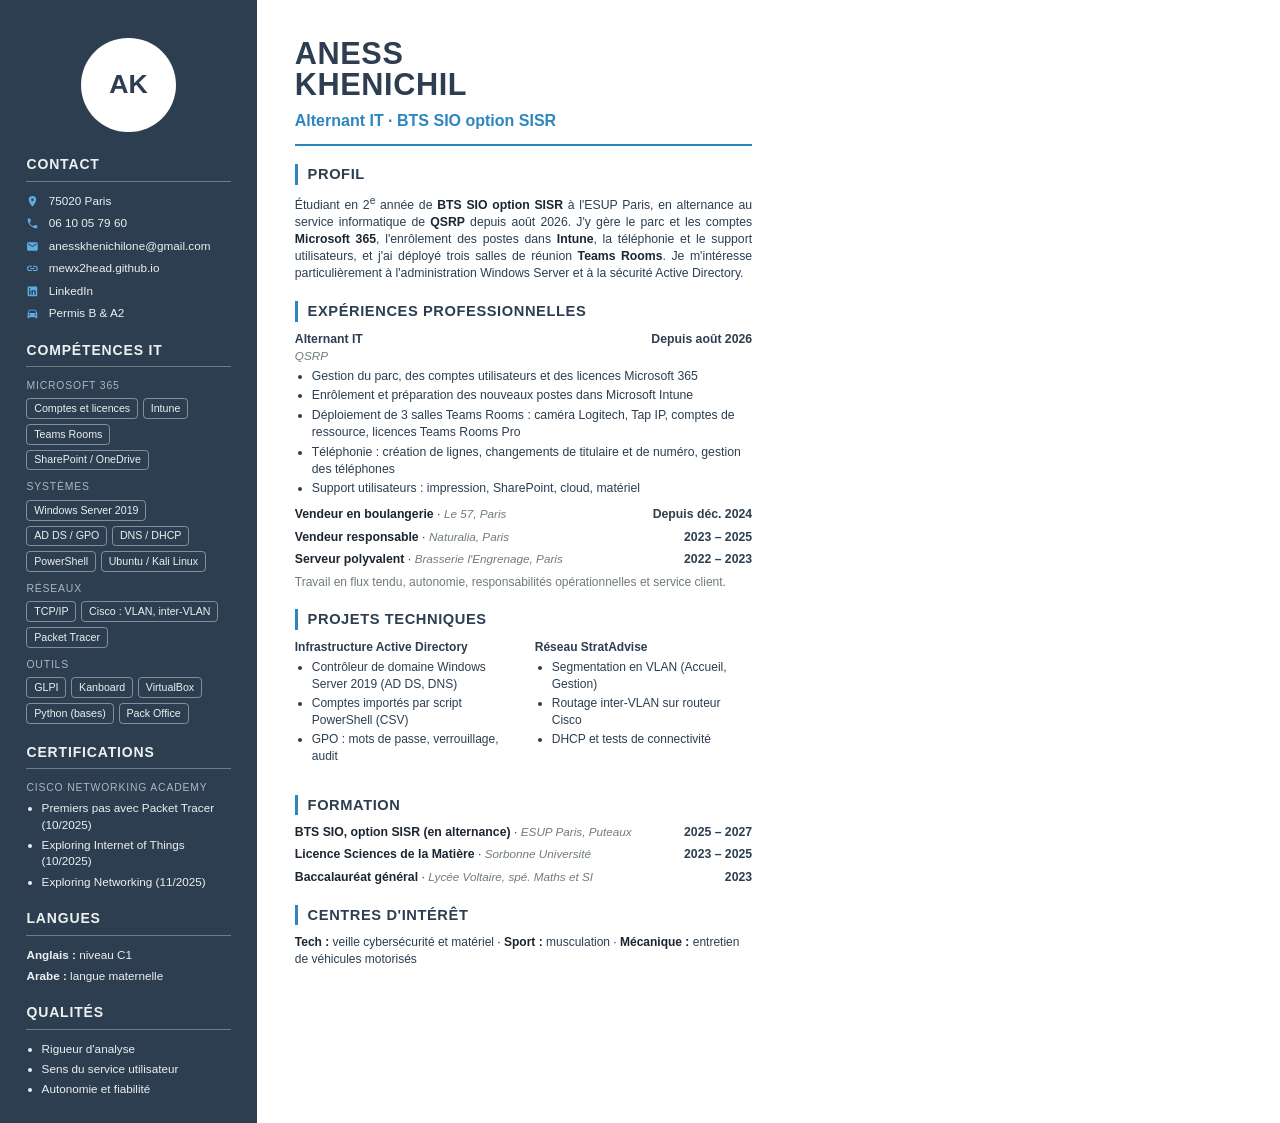
<file: documents/cv.html>
<!DOCTYPE html>
<html lang="fr">
<head>
<meta charset="UTF-8">
<title>CV · Aness Khenichil</title>
<!-- Source du CV : modifier ce fichier puis régénérer le PDF (voir README). -->
<style>
    @page { size: A4; margin: 0; }
    * { box-sizing: border-box; }
    html, body { margin: 0; }
    body { font-family: 'Inter', 'Segoe UI', Arial, sans-serif; color: #2c3e50; font-size: 9.2pt; line-height: 1.4; -webkit-print-color-adjust: exact; print-color-adjust: exact; }
    .page { width: 210mm; height: 297mm; display: grid; grid-template-columns: 68mm 1fr; grid-template-rows: 297mm; overflow: hidden; }
    aside { background: #2c3e50; color: #ecf0f1; padding: 10mm 7mm 8mm; }
    main { padding: 10mm 11mm 8mm 10mm; }
    .avatar { width: 25mm; height: 25mm; border-radius: 50%; background: #fff; color: #2c3e50; display: flex; align-items: center; justify-content: center; font-weight: 800; font-size: 20pt; margin: 0 auto 6mm; }
    aside h2 { font-size: 10.5pt; letter-spacing: .06em; text-transform: uppercase; margin: 0 0 3mm; padding-bottom: 1.6mm; border-bottom: 1px solid rgba(236,240,241,.35); }
    aside section { margin-bottom: 5mm; }
    .contact div { display: flex; gap: 2.5mm; align-items: flex-start; margin-bottom: 1.6mm; font-size: 8.8pt; word-break: break-word; }
    .contact svg { width: 3.4mm; height: 3.4mm; flex-shrink: 0; margin-top: .5mm; fill: #5dade2; }
    .contact a { color: inherit; text-decoration: none; }
    .group { font-size: 7.8pt; text-transform: uppercase; letter-spacing: .08em; color: #aeb6bf; margin: 2.6mm 0 1.4mm; }
    .group:first-of-type { margin-top: 0; }
    .tags { display: flex; flex-wrap: wrap; gap: 1.3mm; }
    .tags span { border: 1px solid rgba(236,240,241,.45); border-radius: 1mm; padding: .5mm 1.8mm; font-size: 8pt; }
    aside ul { margin: 0; padding-left: 4mm; font-size: 8.8pt; }
    aside li { margin-bottom: 1mm; }
    .lang div { font-size: 8.8pt; margin-bottom: 1.2mm; }
    h1 { font-size: 23pt; line-height: 1.02; margin: 0; letter-spacing: .02em; text-transform: uppercase; }
    .title { color: #2e86c1; font-weight: 700; font-size: 12pt; margin: 2.5mm 0 0; padding-bottom: 3mm; border-bottom: 2.4px solid #2e86c1; }
    main h2 { font-size: 11pt; text-transform: uppercase; letter-spacing: .04em; margin: 5mm 0 2.3mm; padding-left: 2.6mm; border-left: 3.2px solid #2e86c1; }
    main p { margin: 0; }
    main .profil { text-align: justify; }
    .entry { margin-bottom: 2.4mm; }
    .line { display: flex; justify-content: space-between; gap: 4mm; margin-bottom: 1.4mm; }
    .line span:first-child em { color: #707b7c; font-size: 8.8pt; }
    .line span:last-child { font-weight: 700; white-space: nowrap; }
    .entry .head { display: flex; justify-content: space-between; gap: 4mm; font-weight: 700; }
    .entry .head span:last-child { white-space: nowrap; }
    .entry .where { font-style: italic; color: #707b7c; font-size: 8.8pt; }
    .entry ul { margin: 1mm 0 0; padding-left: 4.5mm; }
    .entry li { margin-bottom: .6mm; }
    .two { display: grid; grid-template-columns: 1fr 1fr; gap: 0 6mm; }
    .small { font-size: 9pt; }
    strong { color: #1b2631; }
</style>
</head>
<body>
<div class="page">
    <aside>
        <div class="avatar">AK</div>

        <section class="contact">
            <h2>Contact</h2>
            <div><svg viewBox="0 0 24 24"><path d="M12 2a7 7 0 0 0-7 7c0 5 7 13 7 13s7-8 7-13a7 7 0 0 0-7-7zm0 9.5A2.5 2.5 0 1 1 12 6.5a2.5 2.5 0 0 1 0 5z"/></svg>75020 Paris</div>
            <div><svg viewBox="0 0 24 24"><path d="M6.6 10.8a15.1 15.1 0 0 0 6.6 6.6l2.2-2.2a1 1 0 0 1 1-.25 11.4 11.4 0 0 0 3.6.57 1 1 0 0 1 1 1V20a1 1 0 0 1-1 1A17 17 0 0 1 3 4a1 1 0 0 1 1-1h3.5a1 1 0 0 1 1 1c0 1.25.2 2.46.57 3.6a1 1 0 0 1-.25 1z"/></svg>06 10 05 79 60</div>
            <div><svg viewBox="0 0 24 24"><path d="M20 4H4a2 2 0 0 0-2 2v12a2 2 0 0 0 2 2h16a2 2 0 0 0 2-2V6a2 2 0 0 0-2-2zm0 4-8 5-8-5V6l8 5 8-5z"/></svg>anesskhenichilone@gmail.com</div>
            <div><svg viewBox="0 0 24 24"><path d="M3.9 12a3.1 3.1 0 0 1 3.1-3.1h4V7H7a5 5 0 0 0 0 10h4v-1.9H7A3.1 3.1 0 0 1 3.9 12zM8 13h8v-2H8zm9-6h-4v1.9h4a3.1 3.1 0 0 1 0 6.2h-4V17h4a5 5 0 0 0 0-10z"/></svg><a href="https://mewx2head.github.io">mewx2head.github.io</a></div>
            <div><svg viewBox="0 0 24 24"><path d="M19 3H5a2 2 0 0 0-2 2v14a2 2 0 0 0 2 2h14a2 2 0 0 0 2-2V5a2 2 0 0 0-2-2zM8.3 18H5.7V9.8h2.6zM7 8.7a1.5 1.5 0 1 1 0-3 1.5 1.5 0 0 1 0 3zM18.3 18h-2.6v-4c0-1-.02-2.2-1.35-2.2s-1.55 1.05-1.55 2.13V18h-2.6V9.8h2.5v1.12h.04a2.73 2.73 0 0 1 2.46-1.35c2.63 0 3.1 1.73 3.1 3.98z"/></svg><a href="https://www.linkedin.com/in/aness-khenichil-630a10224">LinkedIn</a></div>
            <div><svg viewBox="0 0 24 24"><path d="M18.9 6a1.5 1.5 0 0 0-1.4-1H6.5a1.5 1.5 0 0 0-1.4 1L3 12v8a1 1 0 0 0 1 1h1a1 1 0 0 0 1-1v-1h12v1a1 1 0 0 0 1 1h1a1 1 0 0 0 1-1v-8zM6.5 16A1.5 1.5 0 1 1 8 14.5 1.5 1.5 0 0 1 6.5 16zm11 0a1.5 1.5 0 1 1 1.5-1.5 1.5 1.5 0 0 1-1.5 1.5zM5 11l1.5-4.5h11L19 11z"/></svg>Permis B &amp; A2</div>
        </section>

        <section>
            <h2>Compétences IT</h2>
            <div class="group">Microsoft 365</div>
            <div class="tags"><span>Comptes et licences</span><span>Intune</span><span>Teams Rooms</span><span>SharePoint / OneDrive</span></div>
            <div class="group">Systèmes</div>
            <div class="tags"><span>Windows Server 2019</span><span>AD DS / GPO</span><span>DNS / DHCP</span><span>PowerShell</span><span>Ubuntu / Kali Linux</span></div>
            <div class="group">Réseaux</div>
            <div class="tags"><span>TCP/IP</span><span>Cisco : VLAN, inter-VLAN</span><span>Packet Tracer</span></div>
            <div class="group">Outils</div>
            <div class="tags"><span>GLPI</span><span>Kanboard</span><span>VirtualBox</span><span>Python (bases)</span><span>Pack Office</span></div>
        </section>

        <section>
            <h2>Certifications</h2>
            <div class="group">Cisco Networking Academy</div>
            <ul>
                <li>Premiers pas avec Packet Tracer (10/2025)</li>
                <li>Exploring Internet of Things (10/2025)</li>
                <li>Exploring Networking (11/2025)</li>
            </ul>
        </section>

        <section class="lang">
            <h2>Langues</h2>
            <div><strong style="color:inherit">Anglais :</strong> niveau C1</div>
            <div><strong style="color:inherit">Arabe :</strong> langue maternelle</div>
        </section>

        <section>
            <h2>Qualités</h2>
            <ul>
                <li>Rigueur d'analyse</li>
                <li>Sens du service utilisateur</li>
                <li>Autonomie et fiabilité</li>
            </ul>
        </section>
    </aside>

    <main>
        <h1>Aness<br>Khenichil</h1>
        <p class="title">Alternant IT · BTS SIO option SISR</p>

        <h2>Profil</h2>
        <p class="profil">
            Étudiant en 2<sup>e</sup> année de <strong>BTS SIO option SISR</strong> à l'ESUP Paris, en alternance au service informatique de
            <strong>QSRP</strong> depuis août 2026. J'y gère le parc et les comptes <strong>Microsoft 365</strong>, l'enrôlement des postes dans
            <strong>Intune</strong>, la téléphonie et le support utilisateurs, et j'ai déployé trois salles de réunion <strong>Teams Rooms</strong>.
            Je m'intéresse particulièrement à l'administration Windows Server et à la sécurité Active Directory.
        </p>

        <h2>Expériences professionnelles</h2>
        <div class="entry">
            <div class="head"><span>Alternant IT</span><span>Depuis août 2026</span></div>
            <div class="where">QSRP</div>
            <ul>
                <li>Gestion du parc, des comptes utilisateurs et des licences Microsoft 365</li>
                <li>Enrôlement et préparation des nouveaux postes dans Microsoft Intune</li>
                <li>Déploiement de 3 salles Teams Rooms : caméra Logitech, Tap IP, comptes de ressource, licences Teams Rooms Pro</li>
                <li>Téléphonie : création de lignes, changements de titulaire et de numéro, gestion des téléphones</li>
                <li>Support utilisateurs : impression, SharePoint, cloud, matériel</li>
            </ul>
        </div>
        <div class="line"><span><strong>Vendeur en boulangerie</strong> · <em>Le 57, Paris</em></span><span>Depuis déc. 2024</span></div>
        <div class="line"><span><strong>Vendeur responsable</strong> · <em>Naturalia, Paris</em></span><span>2023 – 2025</span></div>
        <div class="line"><span><strong>Serveur polyvalent</strong> · <em>Brasserie l'Engrenage, Paris</em></span><span>2022 – 2023</span></div>
        <p class="small" style="color:#707b7c; margin-top:1mm">Travail en flux tendu, autonomie, responsabilités opérationnelles et service client.</p>

        <h2>Projets techniques</h2>
        <div class="two small">
            <div class="entry">
                <div class="head"><span>Infrastructure Active Directory</span></div>
                <ul>
                    <li>Contrôleur de domaine Windows Server 2019 (AD DS, DNS)</li>
                    <li>Comptes importés par script PowerShell (CSV)</li>
                    <li>GPO : mots de passe, verrouillage, audit</li>
                </ul>
            </div>
            <div class="entry">
                <div class="head"><span>Réseau StratAdvise</span></div>
                <ul>
                    <li>Segmentation en VLAN (Accueil, Gestion)</li>
                    <li>Routage inter-VLAN sur routeur Cisco</li>
                    <li>DHCP et tests de connectivité</li>
                </ul>
            </div>
        </div>

        <h2>Formation</h2>
        <div class="line"><span><strong>BTS SIO, option SISR (en alternance)</strong> · <em>ESUP Paris, Puteaux</em></span><span>2025 – 2027</span></div>
        <div class="line"><span><strong>Licence Sciences de la Matière</strong> · <em>Sorbonne Université</em></span><span>2023 – 2025</span></div>
        <div class="line"><span><strong>Baccalauréat général</strong> · <em>Lycée Voltaire, spé. Maths et SI</em></span><span>2023</span></div>

        <h2>Centres d'intérêt</h2>
        <p class="small"><strong>Tech :</strong> veille cybersécurité et matériel · <strong>Sport :</strong> musculation · <strong>Mécanique :</strong> entretien de véhicules motorisés</p>
    </main>
</div>
</body>
</html>
</file>
